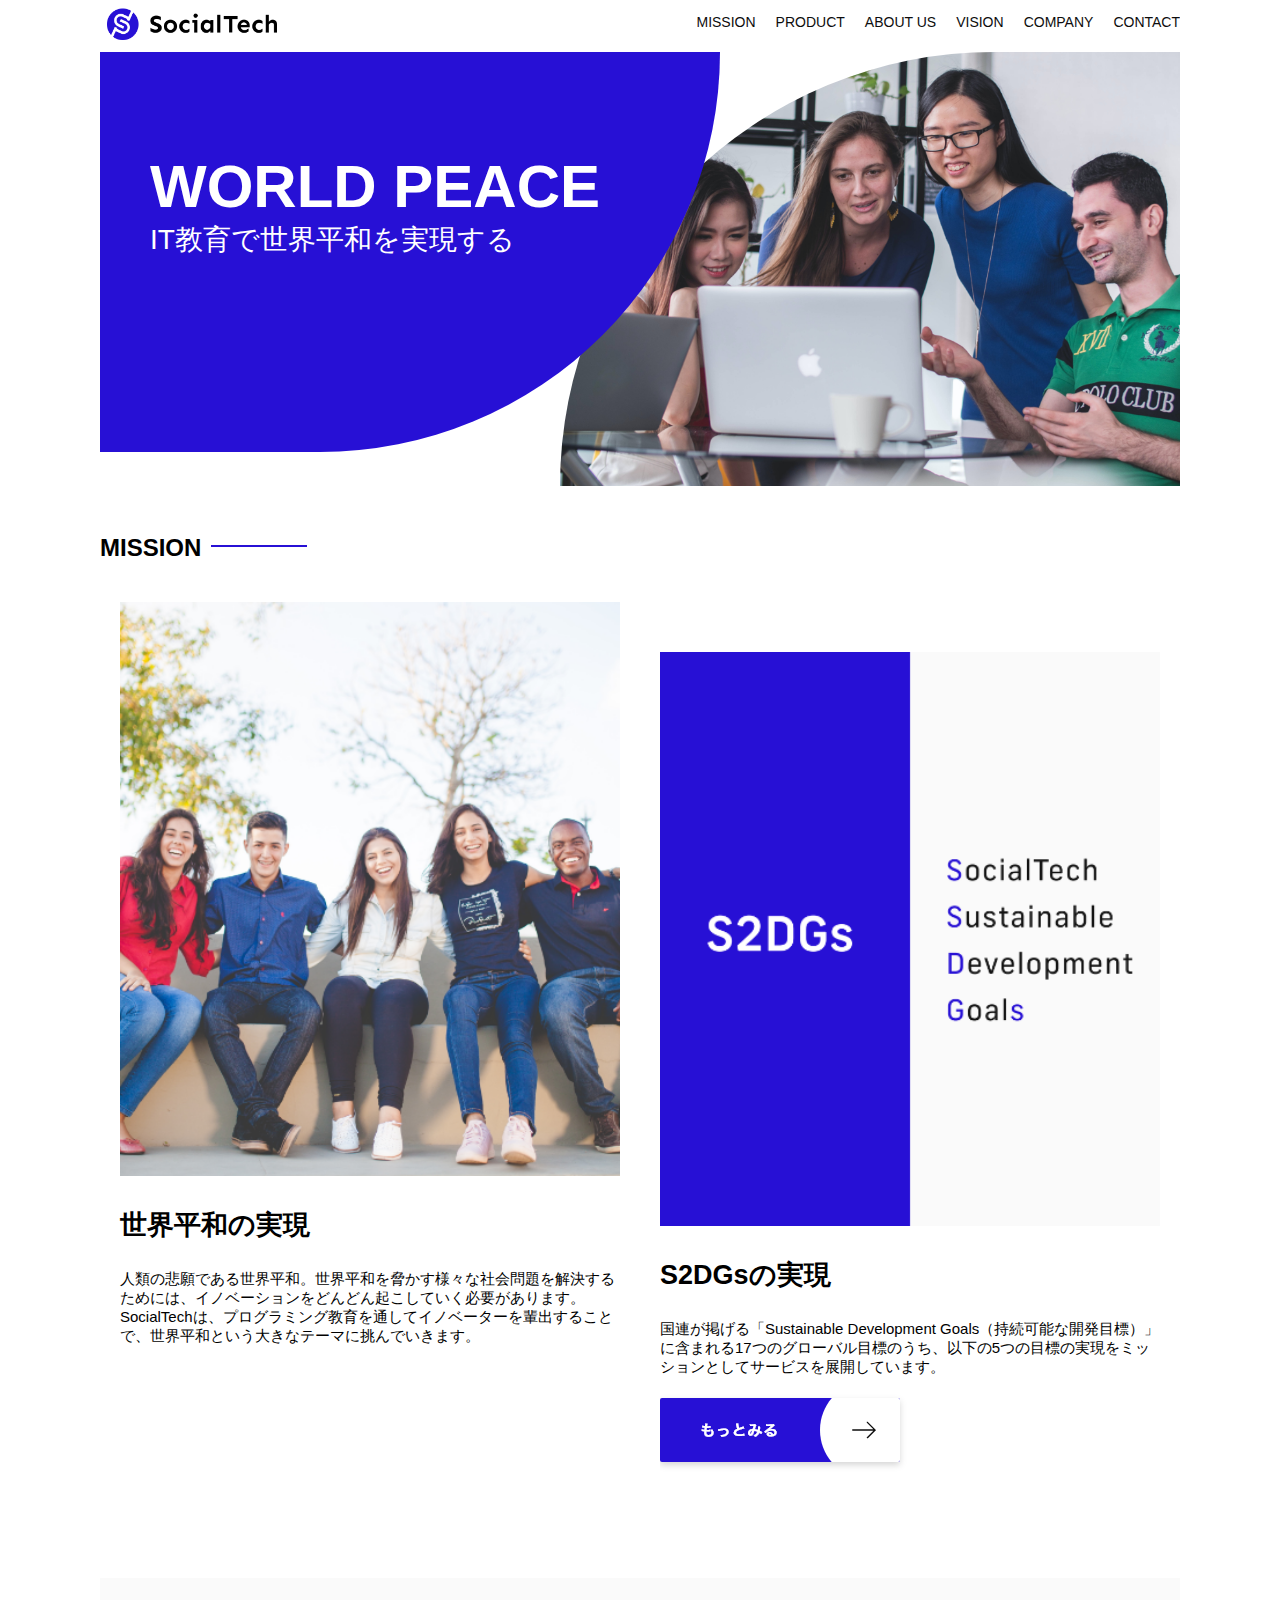
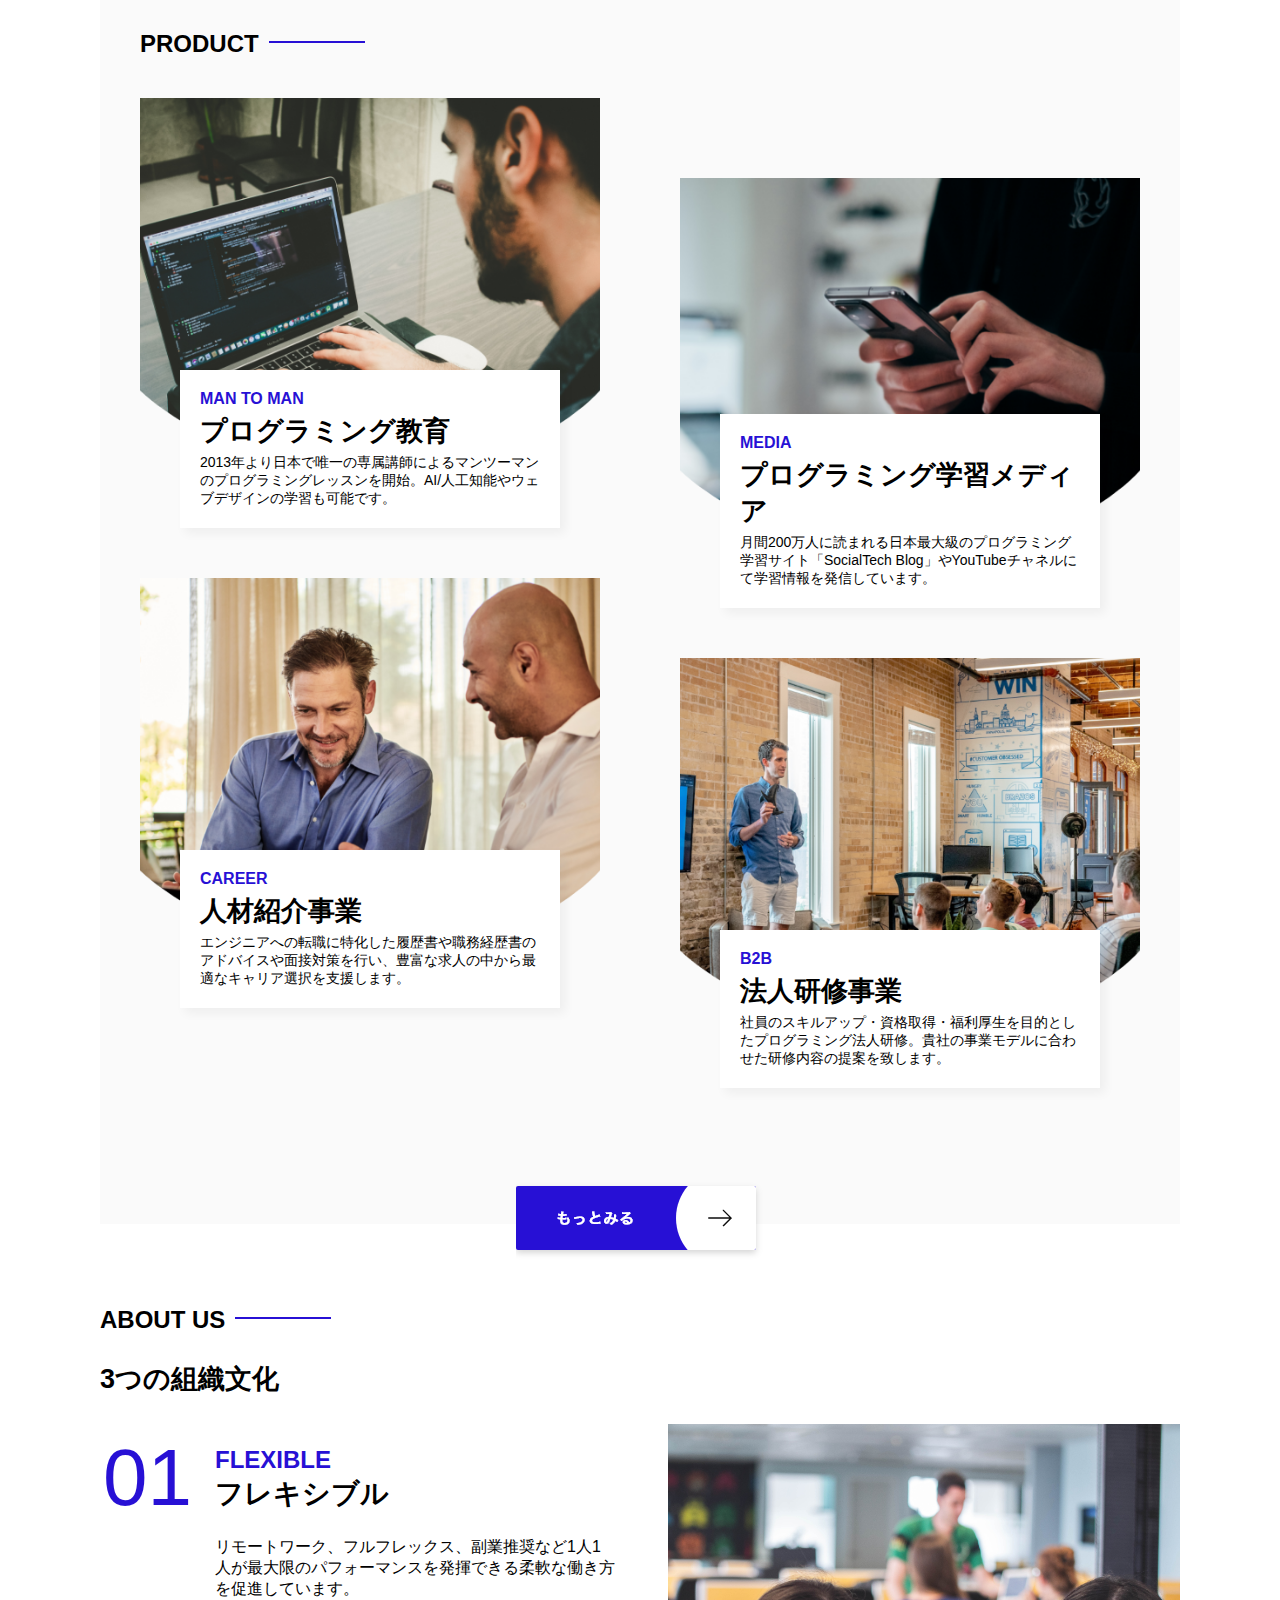
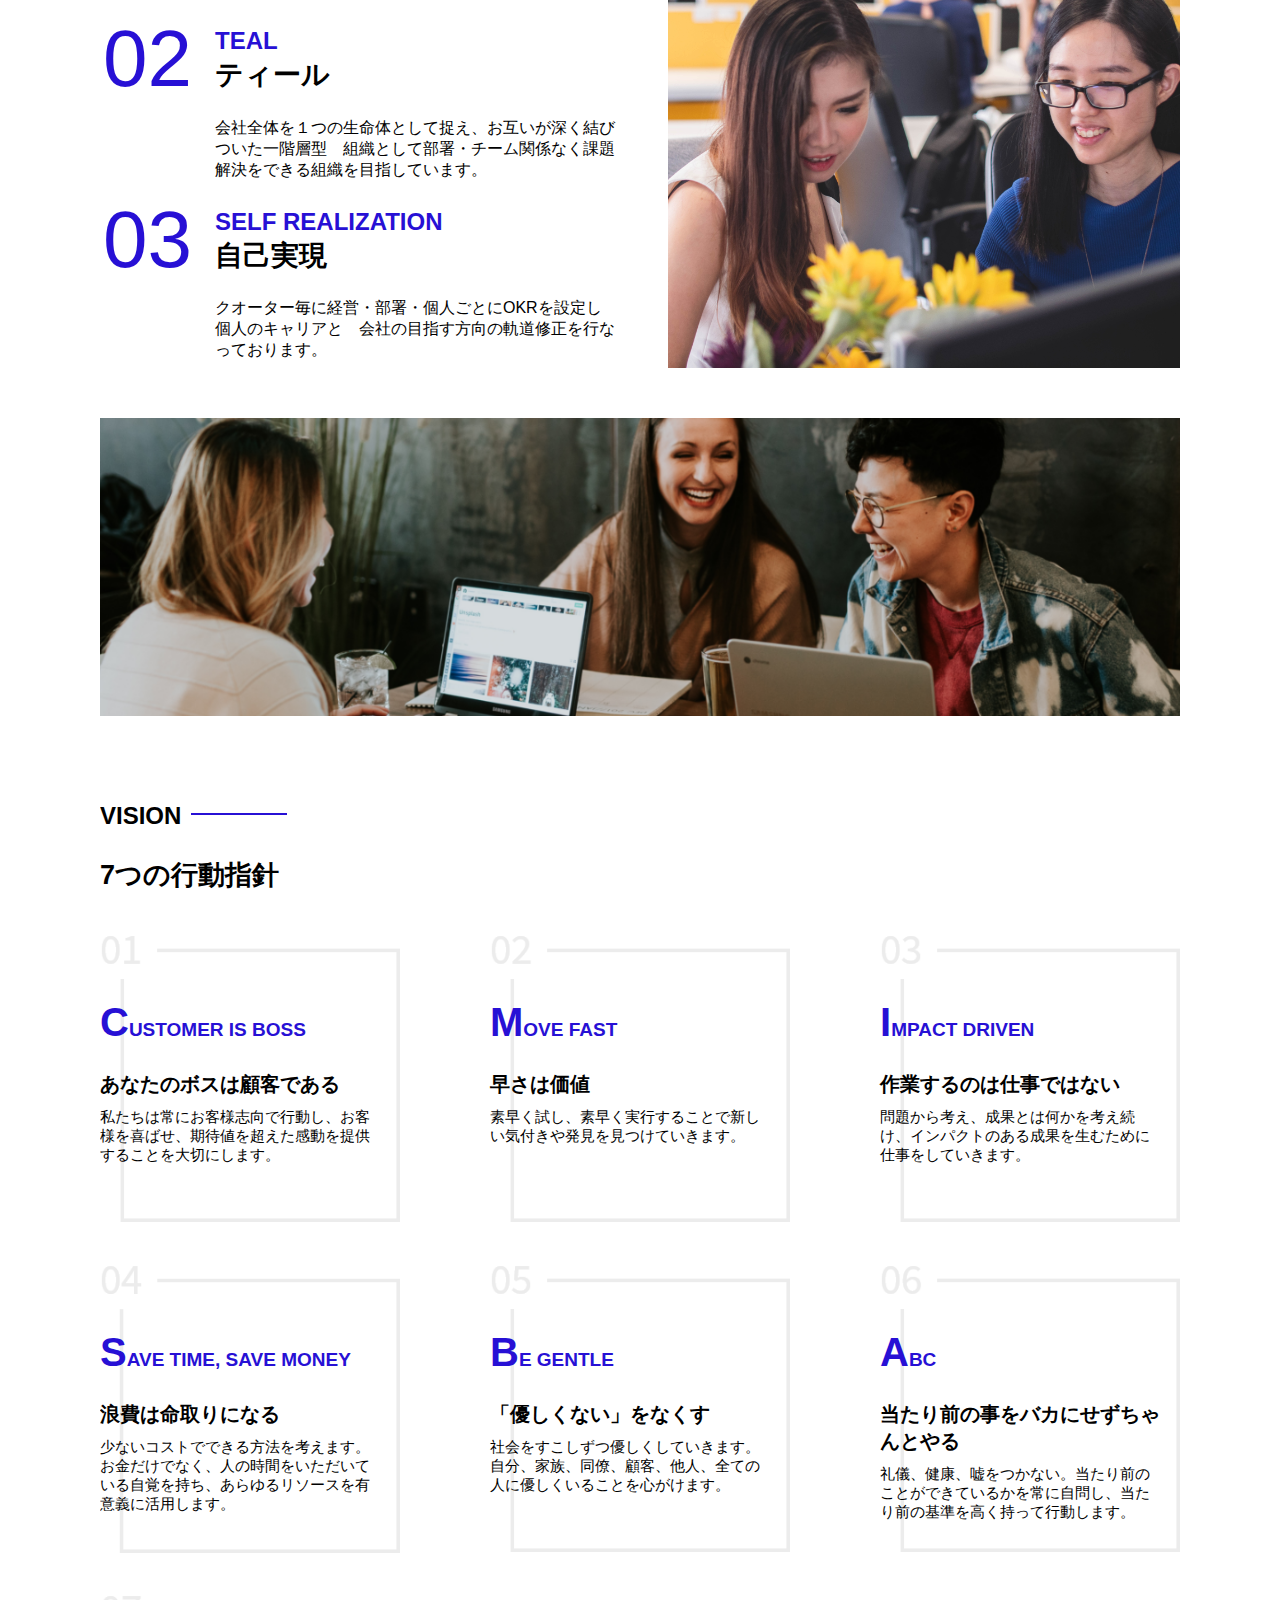
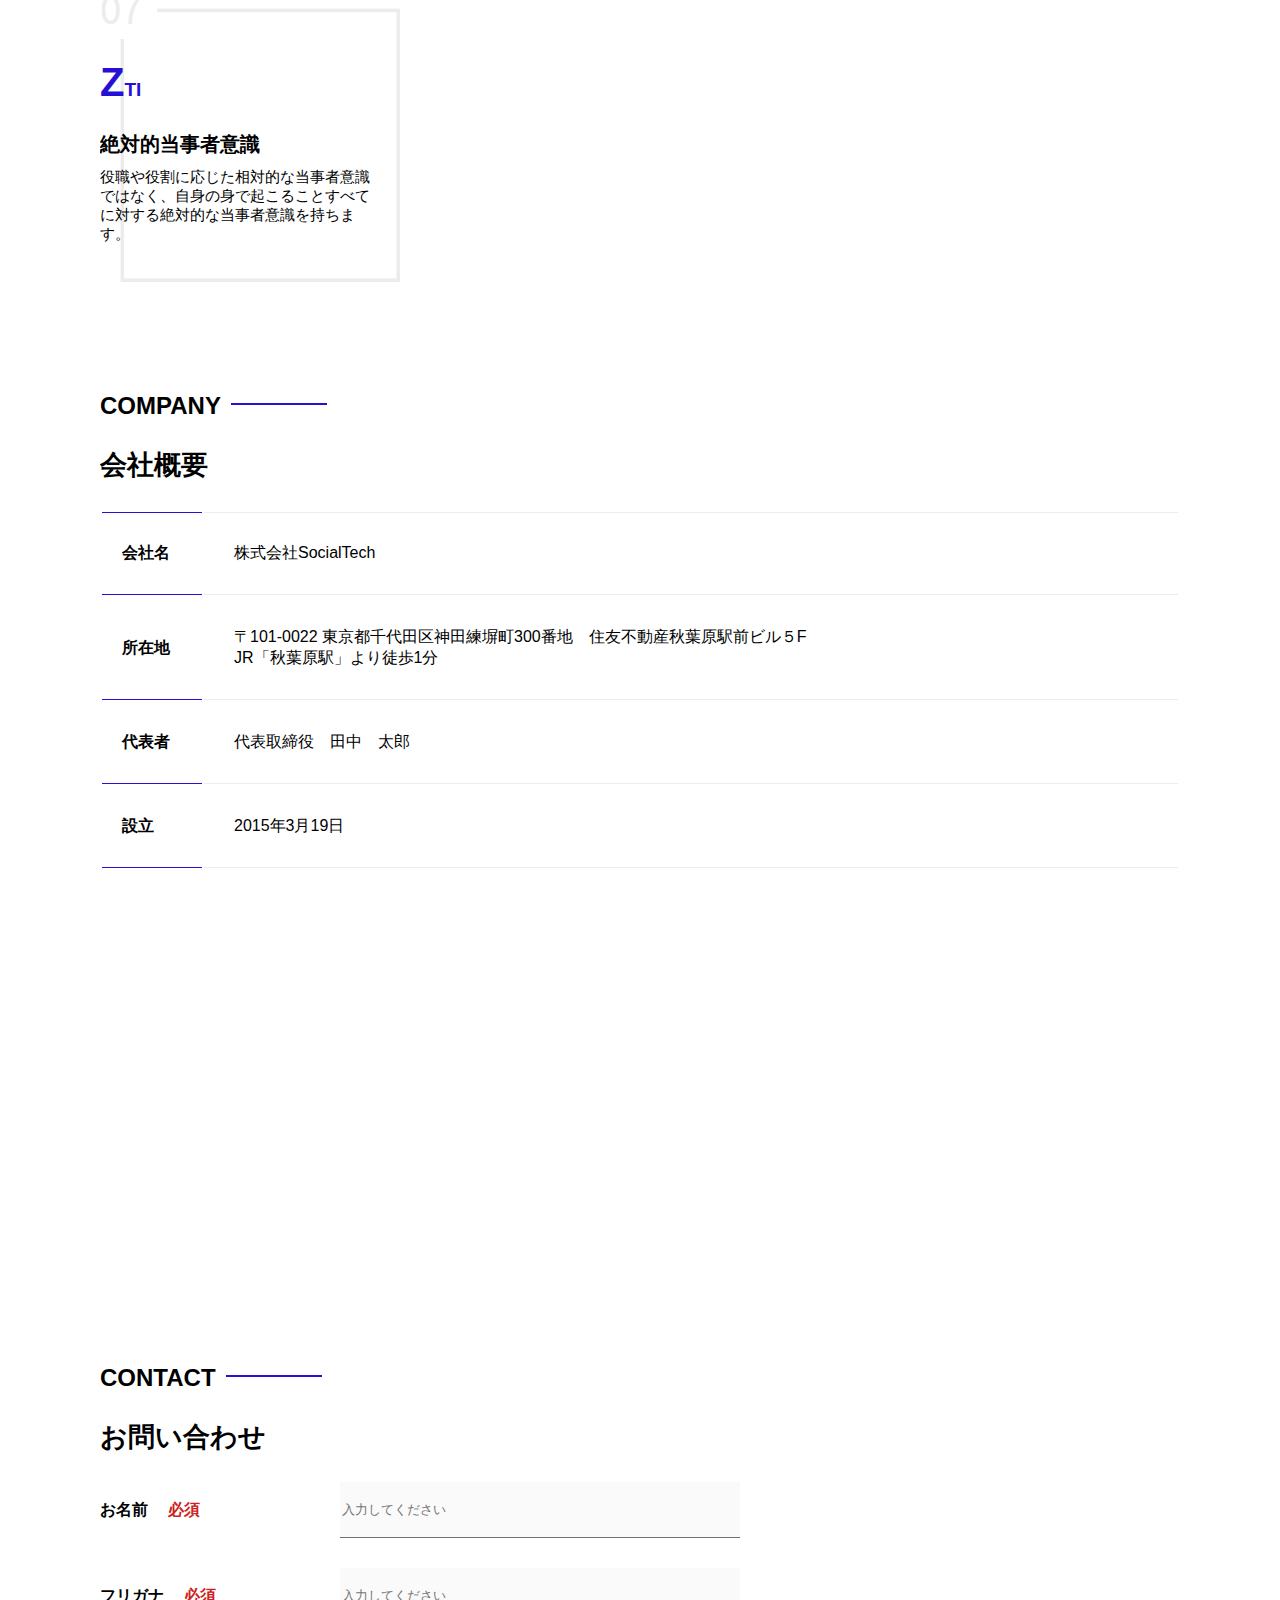
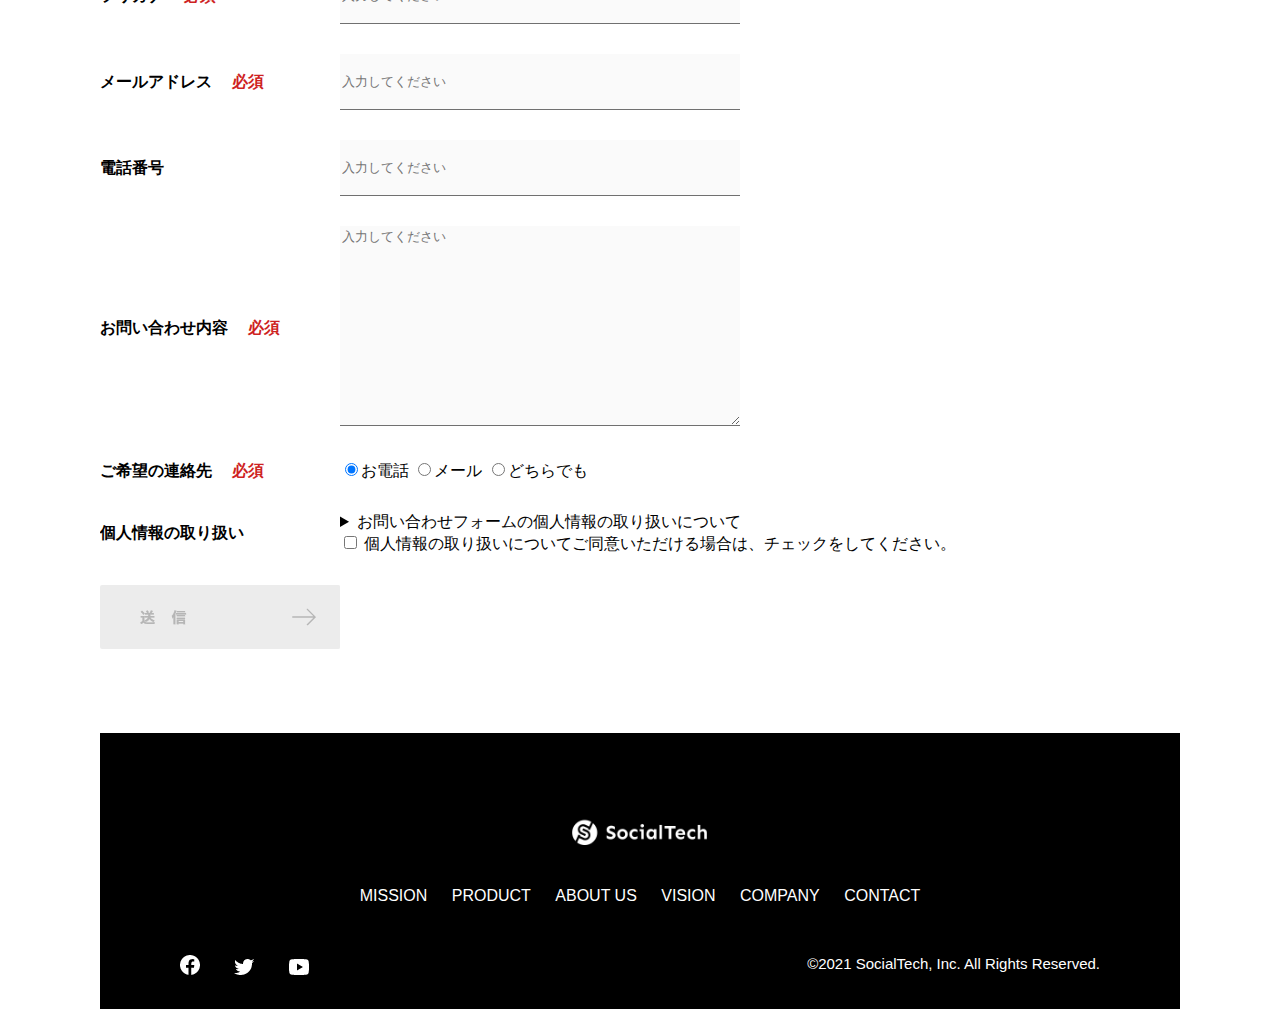
<file: index.html>
<!DOCTYPE html>
<html>
  <head>
    <title>SocialTech</title>
    <meta charset="utf-8">
    <meta name="description" content="SocialTechはEdTech業界のリーデイングカンパニーを目指します。">
    <meta name="viewport" content="width=device-width, initial-scale=1.0">
    <link rel="stylesheet" href="style.css">
  </head>
  <body>
    <header>
      <a href="index.html" id="logo"><img src="images/logo.png" alt="トップページに戻る"></a>
      <!-- PC用ナビゲーション -->
      <nav id="nav-pc">
        <ul>
          <li><a href="mission.html">MISSION</a></li>
          <li><a href="product.html">PRODUCT</a></li>
          <li><a href="index.html#aboutus">ABOUT US</a></li>
          <li><a href="index.html#vision">VISION</a></li>
          <li><a href="index.html#company">COMPANY</a></li>
          <li><a href="index.html#contact">CONTACT</a></li>
        </ul>
      </nav>
      <!-- スマホ用メニューボタン -->
       <button id="menu-sp" onclick="document.getElementById('nav-sp').style.display = 'block'">
        <img src="images/button-menu.png" alt="ナビゲーションを開く">
       </button>
      <!-- スマホ用ナビゲーション -->
       <div id="nav-sp">
        <button id="close" onclick="document.getElementById('nav-sp').style.display = 'none'">
          <img src="images/button-close.png" alt="ナビゲーションを閉じる">
        </button>

        <nav>
          <ul>
            <li>
              <a id="logo-sp" href="index.html" onclick="document.getElementById('nav-sp').style.display = 'none'"><img src="images/logo-sp.png" alt="トップページに戻る"></a>
            </li>
            <li><a class="menu" href="mission.html" onclick="document.getElementById('nav-sp').style.display = 'none'">MISSION</a></li>
            <li><a class="menu" href="product.html" onclick="document.getElementById('nav-sp').style.display = 'none'">PRODUCT</a></li>
            <li><a class="menu" href="index.html#aboutus" onclick="document.getElementById('nav-sp').style.display = 'none'">ABOUT US</a></li>
            <li><a class="menu" href="index.html#vision" onclick="document.getElementById('nav-sp').style.display = 'none'">VISION</a></li>
            <li><a class="menu" href="index.html#company" onclick="document.getElementById('nav-sp').style.display = 'none'">COMPANY</a></li>
            <li><a class="menu" href="index.html#contact" onclick="document.getElementById('nav-sp').style.display = 'none'">CONTACT</a></li>
          </ul>
        </nav>
        <div id="sns">
          <a href="https://www.facebook.com/sejuku2013">
            <img src="images/button-facebook.png" alt="Facebookのリンク">
          </a>
          <a href="https://twitter.com/samuraijuku">
            <img src="images/button-twitter.png" alt="Twitterのリンク">
          </a>
          <a href="https://www.youtube.com/channel/UCCFOQO5aDK0xXam4cUQXT8g">
            <img src="images/button-youtube.png" alt="YouTubeのリンク">
          </a>
        </div>
       </div>
    </header>
    <main>
      <article>
        <!-- メインビジュアル -->
        <section id="main-visual">
          <div id="main-message">
            <h1>WORLD PEACE</h1>
            <p>IT教育で世界平和を実現する</p>
          </div>
          <img src="images/index/index-main.png" alt="PCの周りに集まる多国籍の仲間たち">
        </section>
        <!-- MISSION -->
        <section id="mission">
          <h2 class="index-h2">MISSION</h2>
          <div id="mission-flex">
            <div>
              <img id="mission-photo" src="images/index/index-mission.png" alt="屋外のベンチで写真を撮影する多国籍の仲間たち">
              <h3>世界平和の実現</h3>
              <p>
                人類の悲願である世界平和。世界平和を脅かす様々な社会問題を解決するためには、イノベーションをどんどん起こしていく必要があります。SocialTechは、プログラミング教育を通してイノベーターを輩出することで、世界平和という大きなテーマに挑んでいきます。
              </p>
            </div>
            <div>
              <img id="s2dgs" src="images/index/s2dgs.png" alt="S2DGs">
              <h3>S2DGsの実現</h3>
              <p>国連が掲げる「Sustainable Development Goals（持続可能な開発目標）」に含まれる17つのグローバル目標のうち、以下の5つの目標の実現をミッションとしてサービスを展開しています。</p>
              <a href="mission.html">
                <img src="images/button-more.png" alt="もっとみる">
              </a>
            </div>
          </div>
        </section>
        <!-- PRODUCT -->
        <section id="product">
          <h2 class="index-h2">PRODUCT</h2>
          <div class="product-flex">
            <div id="product-left">
              <div>
                <img class="product-photo" src="images/index/index-mantoman.png" alt="PCでコードを書く男性">
                <div class="product-explain">
                  <span>MAN TO MAN</span>
                  <h3>プログラミング教育</h3>
                  <p>2013年より日本で唯一の専属講師によるマンツーマンのプログラミングレッスンを開始。AI/人工知能やウェブデザインの学習も可能です。</p>
                </div>
              </div>
              <div>
                <img class="product-photo" src="images/index/index-career.png" alt="笑顔で話し合う2人の男性">
                <div class="product-explain">
                  <span>CAREER</span>
                  <h3>人材紹介事業</h3>
                  <p>エンジニアへの転職に特化した履歴書や職務経歴書のアドバイスや面接対策を行い、豊富な求人の中から最適なキャリア選択を支援します。</p>
                </div>
              </div>
            </div>
            <div id="product-right">
              <div>
                <img class="product-photo" src="images/index/index-media.png" alt="スマートフォンを操作する人">
                <div class="product-explain">
                  <span>MEDIA</span>
                  <h3>プログラミング学習メディア</h3>
                  <p>月間200万人に読まれる日本最大級のプログラミング学習サイト「SocialTech Blog」やYouTubeチャネルにて学習情報を発信しています。</p>
                </div>
              </div>
              <div>
                <img class="product-photo" src="images/index/index-b2b.png" alt="講演中の男性とそれを聴く人々">
                <div class="product-explain">
                  <span>B2B</span>
                  <h3>法人研修事業</h3>
                  <p>社員のスキルアップ・資格取得・福利厚生を目的としたプログラミング法人研修。貴社の事業モデルに合わせた研修内容の提案を致します。</p>
                </div>
              </div>
            </div>
          </div>
          <div id="product-more">
            <a href="product.html">
              <img src="images/button-more.png" alt="もっとみる">
            </a>
          </div>
        </section>
        <!-- ABOUT US -->
        <section id="aboutus">
          <h2 class="index-h2">ABOUT US</h2>
          <h3>3つの組織文化</h3>
          <div>
            <table class="culture-table">
              <tr>
                <td class="culture-num">01</td>
                <th><span class="culture-en">FLEXIBLE</span><br>フレキシブル</th>
              </tr>
              <tr>
                <td>
                  <!-- 空のセル -->
                </td>
                <td class="culture-description">リモートワーク、フルフレックス、副業推奨など1人1人が最大限のパフォーマンスを発揮できる柔軟な働き方を促進しています。</td>
              </tr>
              <tr>
                <td class="culture-num">02</td>
                <th><span class="culture-en">TEAL</span><br>ティール</th>
              </tr>
              <tr>
                <td>
                  <!-- 空のセル -->
                </td>
                <td class="culture-description">会社全体を１つの生命体として捉え、お互いが深く結びついた一階層型　組織として部署・チーム関係なく課題解決をできる組織を目指しています。</td>
              </tr>
              <tr>
                <td class="culture-num">03</td>
                <th><span class="culture-en">SELF REALIZATION</span><br>自己実現</th>
              </tr>
              <tr>
                <td>
                  <!-- 空のセル -->
                </td>
                <td class="culture-description">クオーター毎に経営・部署・個人ごとにOKRを設定し個人のキャリアと　会社の目指す方向の軌道修正を行なっております。</td>
              </tr>
            </table>
            <img class="culture-img" src="images/index/index-aboutus1.png" alt="笑顔で話し合う2人の女性">
          </div>
          <img class="culture-img2" src="images/index/index-aboutus2.png" alt="笑顔で話し合う3人の男女">
        </section>
        <!-- VISION -->
         <section id="vision">
          <h2 class="index-h2">VISION</h2>
          <h3>7つの行動指針</h3>
          <div>
            <div class="vision-box">
              <img src="images/index/vision-01.png" alt="01">
              <div>
                <h4>CUSTOMER IS BOSS</h4>
                <h5>あなたのボスは顧客である</h5>
                <p>私たちは常にお客様志向で行動し、お客様を喜ばせ、期待値を超えた感動を提供することを大切にします。</p>
              </div>
            </div>
            <div class="vision-box">
              <img src="images/index/vision-02.png" alt="02">
              <div>
                <h4>MOVE FAST</h4>
                <h5>早さは価値</h5>
                <p>素早く試し、素早く実行することで新しい気付きや発見を見つけていきます。</p>
              </div>
            </div>
            <div class="vision-box">
              <img src="images/index/vision-03.png" alt="03">
              <div>
                <h4>IMPACT DRIVEN</h4>
                <h5>作業するのは仕事ではない</h5>
                <p>問題から考え、成果とは何かを考え続け、インパクトのある成果を生むために仕事をしていきます。</p>
              </div>
            </div>
            <div class="vision-box">
              <img src="images/index/vision-04.png" alt="04">
              <div>
                <h4>SAVE TIME, SAVE MONEY</h4>
                <h5>浪費は命取りになる</h5>
                <p>少ないコストでできる方法を考えます。お金だけでなく、人の時間をいただいている自覚を持ち、あらゆるリソースを有意義に活用します。</p>
              </div>
            </div>
            <div class="vision-box">
              <img src="images/index/vision-05.png" alt="05">
              <div>
                <h4>BE GENTLE</h4>
                <h5>「優しくない」をなくす</h5>
                <p>社会をすこしずつ優しくしていきます。自分、家族、同僚、顧客、他人、全ての人に優しくいることを心がけます。</p>
              </div>
            </div>
            <div class="vision-box">
              <img src="images/index/vision-06.png" alt="06">
              <div>
                <h4>ABC</h4>
                <h5>当たり前の事をバカにせずちゃんとやる</h5>
                <p>礼儀、健康、嘘をつかない。当たり前のことができているかを常に自問し、当たり前の基準を高く持って行動します。</p>
              </div>
            </div>
            <div class="vision-box">
              <img src="images/index/vision-07.png" alt="07">
              <div>
                <h4>ZTI</h4>
                <h5>絶対的当事者意識</h5>
                <p>役職や役割に応じた相対的な当事者意識ではなく、自身の身で起こることすべてに対する絶対的な当事者意識を持ちます。</p>
              </div>
            </div>
          </div>
         </section>
         <!-- COMPANY -->
         <section id="company">
          <h2 class="index-h2">COMPANY</h2>
          <h3>会社概要</h3>
            <table id="company-table">
              <tr>
                <th class="tableheader tableheader-first">会社名</th>
                <td class="cell cell-first">株式会社SocialTech</td>
              </tr>
              <tr>
                <th class="tableheader">所在地</th>
                <td class="cell">〒101-0022 東京都千代田区神田練塀町300番地　住友不動産秋葉原駅前ビル５F<br>JR「秋葉原駅」より徒歩1分</td>
              </tr>
              <tr>
                <th class="tableheader">代表者</th>
                <td class="cell">代表取締役　田中　太郎</td>
              </tr>
              <tr>
                <th class="tableheader">設立</th>
                <td class="cell">2015年3月19日</td>
              </tr>
            </table>
    <iframe
    src="https://www.google.com/maps/embed?pb=!1m18!1m12!1m3!1d3240.068855133681!2d139.77207767578852!3d35.69992317258122!2m3!1f0!2f0!3f0!3m2!1i1024!2i768!4f13.1!3m3!1m2!1s0x60188fee13660e23%3A0x77137876edf742ac!2z5L2P5Y-L5LiN5YuV55Sj56eL6JGJ5Y6f6aeF5YmN44OT44Or!5e0!3m2!1sen!2sjp!4v1736257647820!5m2!1sen!2sjp" width="600" height="450"
    style="border:0;" allowfullscreen="" loading="lazy" referrerpolicy="no-referrer-when-downgrade">
    </iframe>
         </section>
         <!-- フォーム -->
          <section id="contact">
            <h2 class="index-h2">CONTACT</h2>
            <h3>お問い合わせ</h3>
            <form>
              <div>
                <div class="contact-heading">
                  <label class="contact-label">お名前<span class="contact-span">必須</span></label>
                </div>
                <div>
                  <input type="text" name="name" placeholder="入力してください" class="contact-textbox">
                </div>
              </div>
              <!-- ふりがな -->
              <div>
                <div class="contact-heading">
                  <label class="contact-label">フリガナ<span class="contact-span">必須</span></label>
                </div>
                <div>
                  <input type="text" name="hurigana" placeholder="入力してください" class="contact-textbox">
                </div>
              </div>
              <!-- mailaddress -->
              <div>
                <div class="contact-heading">
                  <label class="contact-label">メールアドレス<span class="contact-span">必須</span></label>
                </div>
                <div>
                  <input type="text" name="email" placeholder="入力してください" class="contact-textbox">
                </div>
              </div>
              <!-- number -->
              <div>
                <div class="contact-heading">
                  <label class="contact-label">電話番号</label>
                </div>
                <div>
                  <input type="text" name="tel" placeholder="入力してください" class="contact-textbox">
                </div>
              </div>
              <!-- textarea -->
              <div>
                <div class="contact-heading">
                  <label class="contact-label">お問い合わせ内容<span class="contact-span">必須</span></label>
                </div>
                <div>
                  <textarea class="contact-textarea" placeholder="入力してください" name="message"></textarea>
                </div>
              </div>
              <div>
                <div class="contact-heading">
                  <label class="contact-label">ご希望の連絡先<span class="contact-span">必須</span></label>
                </div>
                <div>
                  <input class="radiobutton" type="radio" value="tel" name="contact" checked><label>お電話</label>
                  <input class="radiobutton" type="radio" value="mail" name="contact"><label>メール</label>
                  <input class="radiobutton" type="radio" value="both" name="contact"><label>どちらでも</label>
                </div>
              </div>
              <div>
                <div class="contact-heading">
                  <label class="contact-label">個人情報の取り扱い</label>
                </div>
                <div>
                  <details>
                    <summary>お問い合わせフォームの個人情報の取り扱いについて</summary>
                    <div>
                      <dl>
                        <dt>１．組織の名称又は氏名</dt>
                        <dd>株式会社SocialTech</dd>
                        <dt>２．個人情報保護管理者（若しくはその代理人）の氏名又は職名、所属及び連絡先</dt>
                        <dd>
                          <p>鈴木 一郎 コーポレート部</p>
                          <p>メールアドレス：samurai@example.com</p>
                          <p>TEL：03-1234-5678</p>
                        </dd>
                        <dt>３．個人情報の利用目的</dt>
                        <dd>
                          <ul>
                            <li>本サービス及び本サービスに関連する情報の提供又はそれらに関する連絡のため</li>
                            <li>ユーザーの本人確認のため</li>
                            <li>当社サービスのご案内のため</li>
                            <li>当社の商品等の広告または宣伝（電子メールによるものを含むものとします。）</li>
                          </ul>
                        </dd>
                        <dt>４．個人情報の取り扱い業務の委託</dt>
                        <dd>個人情報の取扱業務の全部または一部を外部に業務委託する場合があります。その際、弊社は、個人情報を適切に保護できる管理体制を敷き実行していることを条件として委託先を厳選したうえで、機密保持契約を委託先と締結し、お客様の個人情報を厳密に管理させます。</dd>
                        <dt>５．個人情報の開示等の請求</dt>
                        <dd>
                          お客様は、弊社に対してご自身の個人情報の開示等（利用目的の通知、開示、内容の訂正・追加・削除、利用の停止または消去、第三者への提供の停止）に関して、当社問合わせ窓口に申し出ることができます。<br>
                          その際、弊社はお客様ご本人を確認させていただいたうえで、合理的な期間内に対応いたします。<br>
                          なお、個人情報に関する弊社問合わせ先は、次の通りです。
                        </dd>
                        <dd>
                          <p>株式会社SocialTech　個人情報問合せ窓口</p>
                          <p>〒150-0043　東京都千代田区神田練塀町300番地 住友不動産秋葉原駅前ビル5F</p>
                          <p>メールアドレス：samurai@example.com　TEL：03-1234-5678</p>
                        </dd>

                        <dt>６．個人情報を提供されることの任意性について</dt>
                        <dd>お客様がご自身の個人情報を弊社に提供されるか否かは、お客様のご判断によりますが、もしご提供されない場合には、適切なサービスが提供できない場合がありますので予めご了承ください。</dd>
                      </dl>
                    </div>
                  </details>
                  <input type="checkbox" name="agree">
                  <span>個人情報の取り扱いについてご同意いただける場合は、チェックをしてください。</span>
                </div>
              </div>
              <input type="image" src="images/button-submit.png" alt="送信する">
            </form>
          </section>
      </article>
    </main>

    <!-- footer -->
    <footer>
      <div id="footer-logo">
        <img src="images/logo-sp.png" alt="SocialTech">
      </div>
      <div id="footer-link">
        <a href="mission.html">MISSION</a>
        <a href="product.html">PRODUCT</a>
        <a href="index.html#aboutus">ABOUT US</a>
        <a href="index.html#vision">VISION</a>
        <a href="index.html#company">COMPANY</a>
        <a href="index.html#contact">CONTACT</a>
      </div>
      <div id="sns-footer">
        <div class="sns-btns">
          <a href="https://www.facebook.com/sejuku2013"><img src="images/button-facebook.png" alt="Facebookのリンク"></a>
          <a href="https://twitter.com/samuraijuku"><img src="images/button-twitter.png" alt="Twitterのリンク"></a>
          <a href="https://www.youtube.com/channel/UCCFOQO5aDK0xXam4cUQXT8g"><img src="images/button-youtube.png" alt="YouTubeのリンク"></a>
        </div>
        <p id="copyright">&copy;2021 SocialTech, Inc. All Rights Reserved.</p>
      </div>
    </footer>
  </body>
</html>
</file>
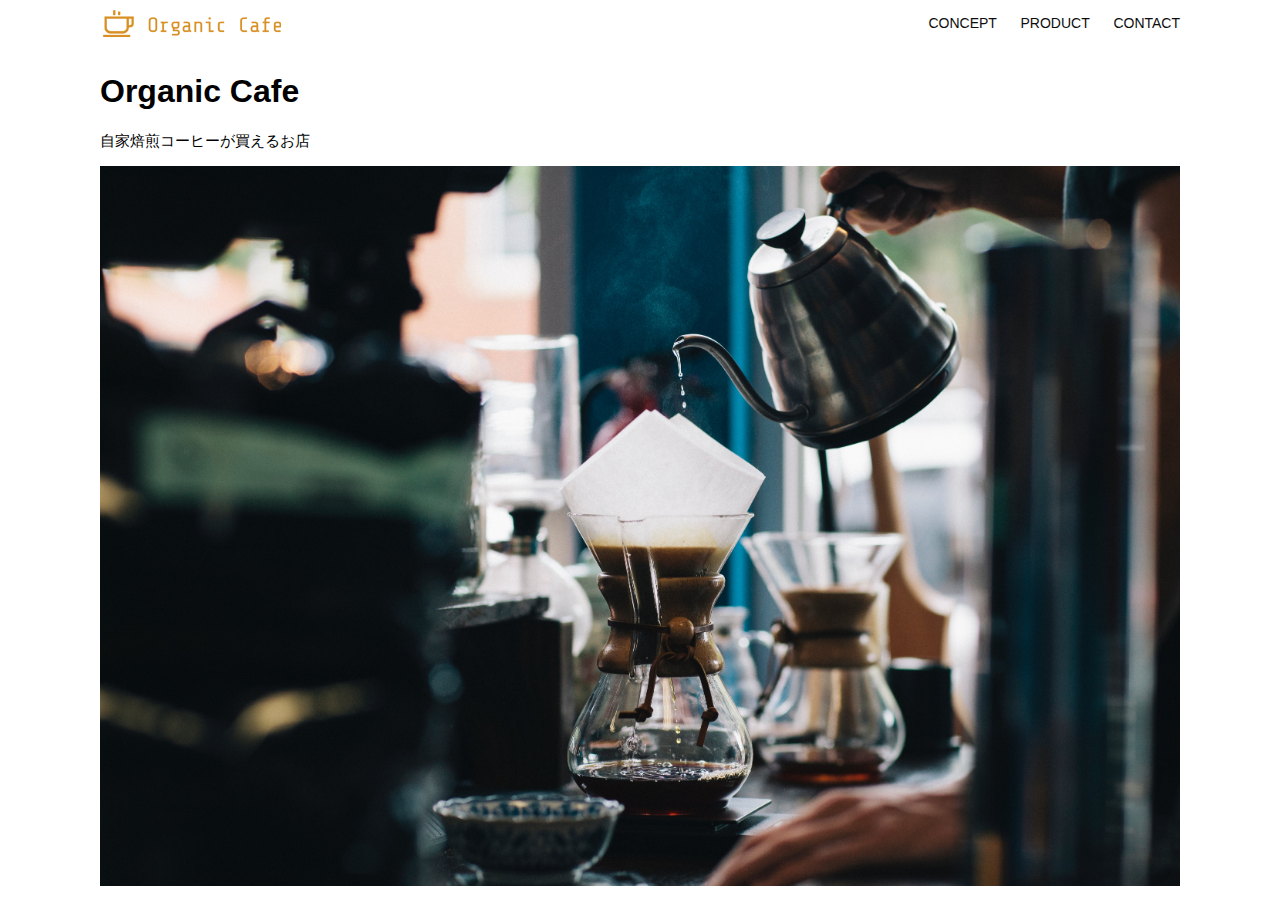
<file: kadai_013/index.html>
<!DOCTYPE html>
<html>
  <head>
    <title>Organic Cafe</title>
    <meta charset="UTF-8" />
    <meta name="description" content="自家焙煎のコーヒーがお家で楽しめるOrganic Cafe"/>
    <meta name="viewport" content="width=device-width, initial-scale=1.0" />
    <link rel="stylesheet" href="style.css" />
  </head>
  <body>
    <!-- ヘッダー -->
    <header>
      <!-- ロゴ -->
      <a href="index.html" id="logo"><img src="images/logo.png" alt="トップページに戻る"/></a>

      <!-- PC用ナビゲーション -->
      <nav id="nav-pc">
        <a href="index.html#concept">CONCEPT</a>
        <a href="index.html#product">PRODUCT</a>
        <a href="index.html#contact">CONTACT</a>
      </nav>
      <!-- スマホ用メニューボタン -->
      <img id="menu-sp" src="images/button-menu.png" alt="ナビゲーションを開く" onclick="document.getElementById('nav-sp').style.display = 'block';">
      <!-- スマホ用ナビゲーション -->
       <nav id="nav-sp">
        <ul>
          <li>
            <img id="close" src="images/button-close.png" alt="ナビゲーションを閉じる" onclick="document.getElementById('nav-sp').style.display = 'none'">
          </li>
            <li>
              <a id="logo-sp" href="index.html"onclick="document.getElementById('nav-sp').style.display = 'none'">
                <img src="images/logo-sp.png" alt="トップページに戻る">
              </a>
            </li>
            <li><a class="menu" href="index.html#concept" onclick="document.getElementById('nav-sp').style.display = 'none'">CONCEPT</a></li>
            <li><a class="menu" href="index.html#product" onclick="document.getElementById('nav-sp').style.display = 'none'">PRODUCT</a></li>
            <li><a class="menu" href="index.html#contact" onclick="document.getElementById('nav-sp').style.display = 'none'">CONTACT</a></li>
          </ul>
        </nav>
    </header>

    <main>
      <article>
        <!-- メインビジュアル -->
        <section id="main-visual">
          <div id="main-message">
            <h1>Organic Cafe</h1>
            <p>自家焙煎コーヒーが買えるお店</p>
          </div>
          <img src="images/main-image.jpg" alt="コーヒーをハンドドリップで淹れる画像"/>
        </section>
      </article>
    </main>
  </body>
</html>
</file>
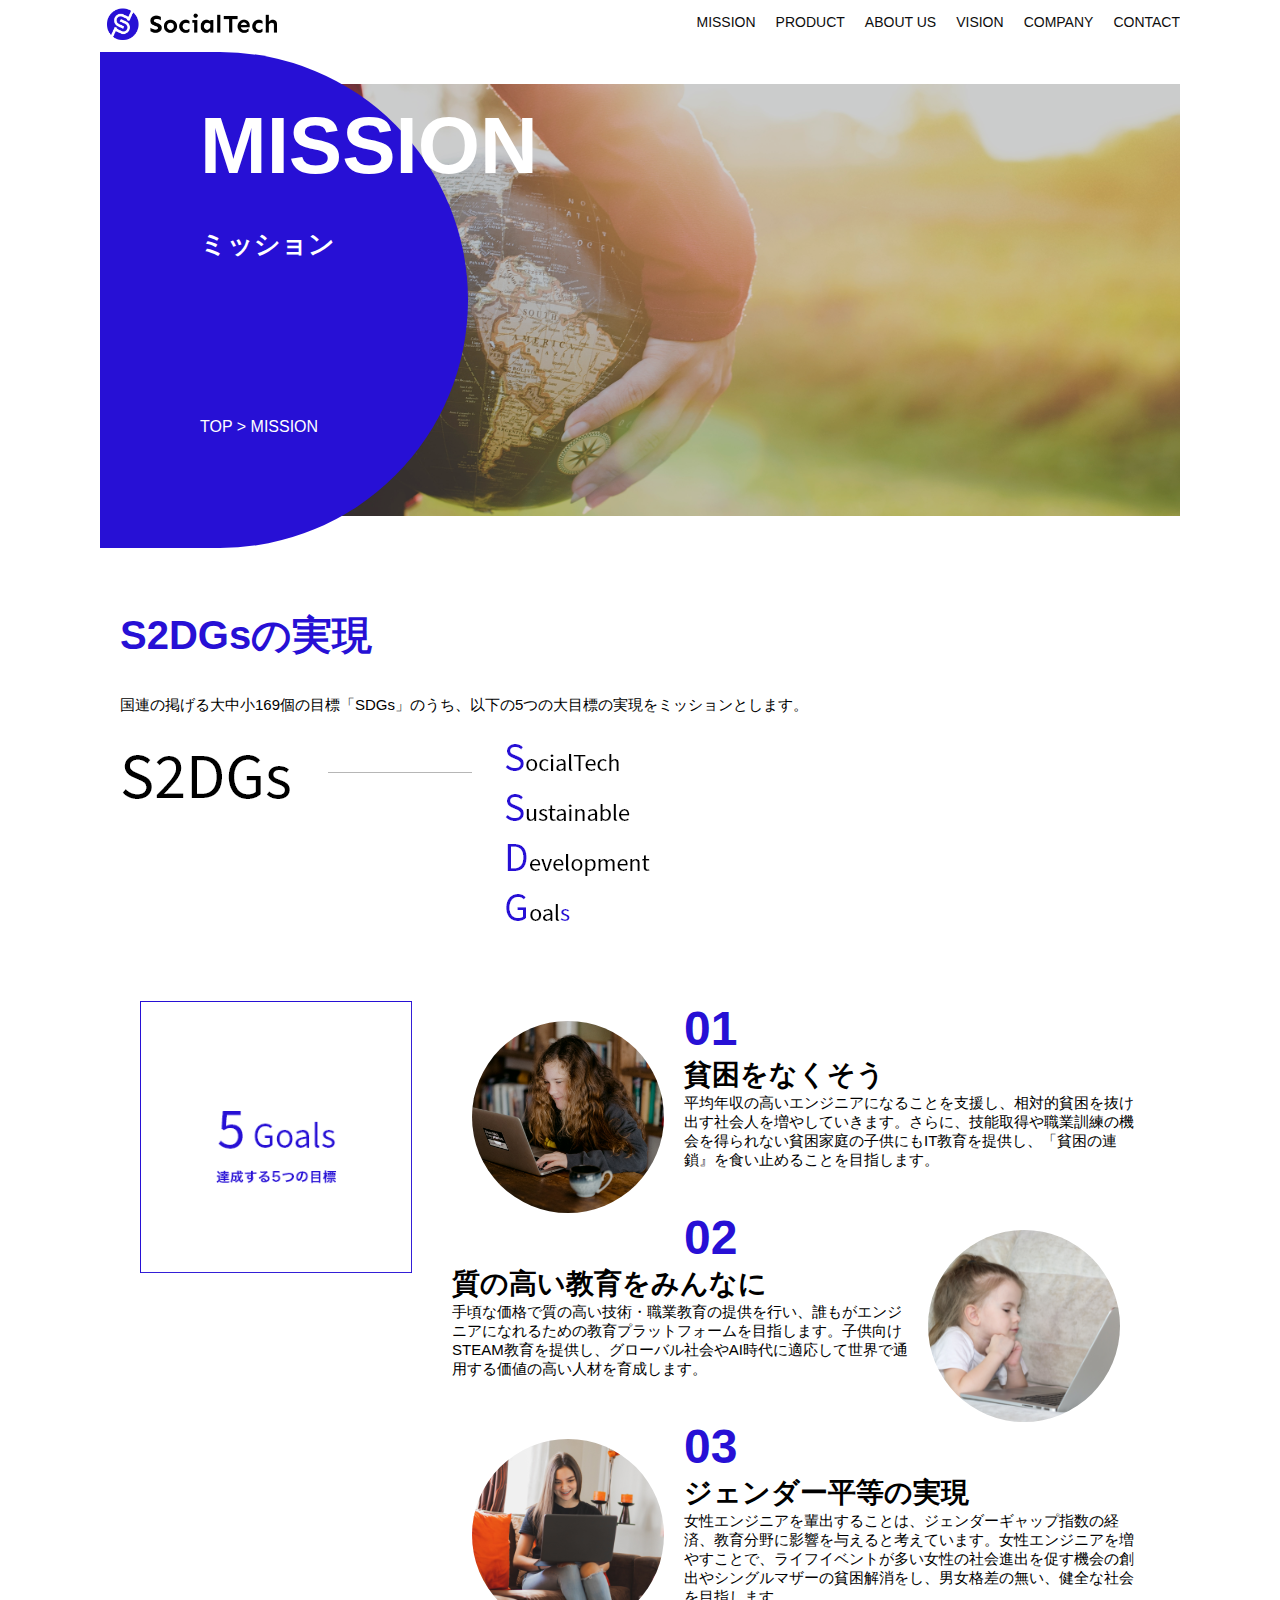
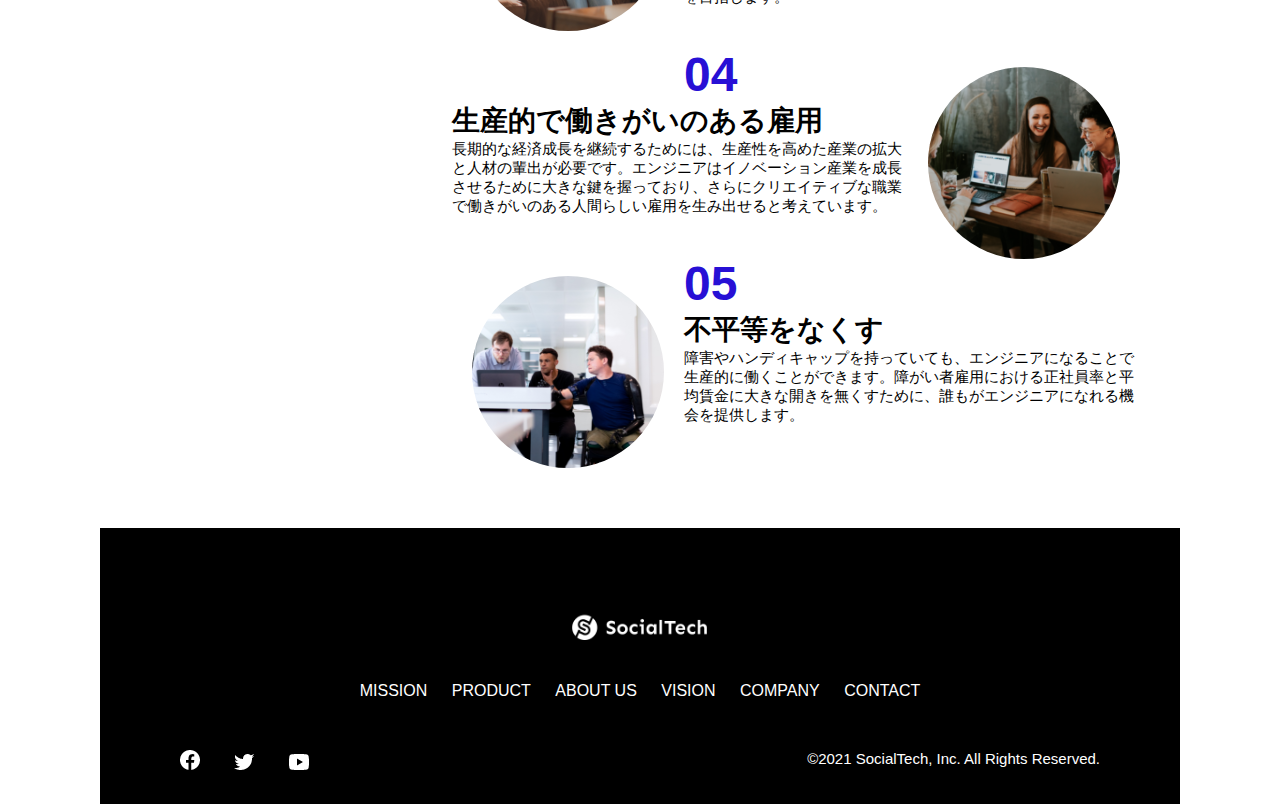
<file: mission.html>
<!DOCTYPE html>
<html>
  <head>
    <title>SocialTech - MISSION ミッション -</title>
    <meta charset="utf-8">
    <meta name="description" content="SocialTechが目指す5つの目標(S2DGs)を紹介します">
    <meta name="viewport" content="width=device-width, initial-scale=1.0">
    <link rel="stylesheet" href="style.css">
  </head>
  <body>
    <header>
      <a href="index.html" id="logo"><img src="images/logo.png" alt="トップページに戻る"></a>
      <!-- PC用ナビゲーション -->
      <nav id="nav-pc">
        <ul>
          <li><a href="mission.html">MISSION</a></li>
          <li><a href="product.html">PRODUCT</a></li>
          <li><a href="index.html#aboutus">ABOUT US</a></li>
          <li><a href="index.html#vision">VISION</a></li>
          <li><a href="index.html#company">COMPANY</a></li>
          <li><a href="index.html#contact">CONTACT</a></li>
        </ul>
      </nav>
      <!-- スマホ用メニューボタン -->
       <button id="menu-sp" onclick="document.getElementById('nav-sp').style.display = 'block'">
        <img src="images/button-menu.png" alt="ナビゲーションを開く">
       </button>
      <!-- スマホ用ナビゲーション -->
       <div id="nav-sp">
        <button id="close" onclick="document.getElementById('nav-sp').style.display = 'none'">
          <img src="images/button-close.png" alt="ナビゲーションを閉じる">
        </button>

        <nav>
          <ul>
            <li>
              <a id="logo-sp" href="index.html" onclick="document.getElementById('nav-sp').style.display = 'none'"><img src="images/logo-sp.png" alt="トップページに戻る"></a>
            </li>
            <li><a class="menu" href="mission.html" onclick="document.getElementById('nav-sp').style.display = 'none'">MISSION</a></li>
            <li><a class="menu" href="product.html" onclick="document.getElementById('nav-sp').style.display = 'none'">PRODUCT</a></li>
            <li><a class="menu" href="index.html#aboutus" onclick="document.getElementById('nav-sp').style.display = 'none'">ABOUT US</a></li>
            <li><a class="menu" href="index.html#vision" onclick="document.getElementById('nav-sp').style.display = 'none'">VISION</a></li>
            <li><a class="menu" href="index.html#company" onclick="document.getElementById('nav-sp').style.display = 'none'">COMPANY</a></li>
            <li><a class="menu" href="index.html#contact" onclick="document.getElementById('nav-sp').style.display = 'none'">CONTACT</a></li>
          </ul>
        </nav>
        <div id="sns">
          <a href="https://www.facebook.com/sejuku2013">
            <img src="images/button-facebook.png" alt="Facebookのリンク">
          </a>
          <a href="https://twitter.com/samuraijuku">
            <img src="images/button-twitter.png" alt="Twitterのリンク">
          </a>
          <a href="https://www.youtube.com/channel/UCCFOQO5aDK0xXam4cUQXT8g">
            <img src="images/button-youtube.png" alt="YouTubeのリンク">
          </a>
        </div>
       </div>
    </header>
    <main>
      <article>
        <section id="mission-main">
          <div class="mission-main-inner">
            <div id="mission-title">
              <h1>MISSION<br><span>ミッション</span></h1>
              <p>TOP > MISSION</p>
            </div>
          </div>
        </section>

        <section id="mission-s2dgs">
          <h2 class="mission-h2">S2DGsの実現</h2>
          <p>国連の掲げる大中小169個の目標「SDGs」のうち、以下の5つの大目標の実現をミッションとします。</p>
          <img src="images/mission/mission-s2dgs.png" alt="S2DGs">
        </section>

        <section id="mission-five-goals">
          <div class="five-goals-image">
            <img src="images/mission/mission-5goals.png" alt="5Goals">
          </div>
          <div class="five-goals-read">
            <div>
              <img class="fivegoals-image-left" src="images/mission/mission-5goals01.png" alt="PCを操作する女の子">
              <span class="fivegoals-number">01</span>
              <h3 class="fivegoals-h3">貧困をなくそう</h3>
              <p class="fivegoals-p">平均年収の高いエンジニアになることを支援し、相対的貧困を抜け出す社会人を増やしていきます。さらに、技能取得や職業訓練の機会を得られない貧困家庭の子供にもIT教育を提供し、「貧困の連鎖』を食い止めることを目指します。</p>
            </div>
            <div>
              <img class="fivegoals-image-right" src="images/mission/mission-5goals02.png" alt="PCを見つめる小さい女の子">
              <span class="fivegoals-number">02</span>
              <h3 class="fivegoals-h3">質の高い教育をみんなに</h3>
              <p class="fivegoals-p">手頃な価格で質の高い技術・職業教育の提供を行い、誰もがエンジニアになれるための教育プラットフォームを目指します。子供向けSTEAM教育を提供し、グローバル社会やAI時代に適応して世界で通用する価値の高い人材を育成します。
              </p>
            </div>
            <div>
              <img class="fivegoals-image-left" src="images/mission/mission-5goals03.png" alt="PCを操作する女性">
              <span class="fivegoals-number">03</span>
              <h3 class="fivegoals-h3">ジェンダー平等の実現</h3>
              <p class="fivegoals-p">女性エンジニアを輩出することは、ジェンダーギャップ指数の経済、教育分野に影響を与えると考えています。女性エンジニアを増やすことで、ライフイベントが多い女性の社会進出を促す機会の創出やシングルマザーの貧困解消をし、男女格差の無い、健全な社会を目指します。</p>
            </div>
            <div>
              <img class="fivegoals-image-right" src="images/mission/mission-5goals04.png" alt="笑顔で話し合う3人の男女">
              <span class="fivegoals-number">04</span>
              <h3 class="fivegoals-h3">生産的で働きがいのある雇用</h3>
              <p class="fivegoals-p">長期的な経済成長を継続するためには、生産性を高めた産業の拡大と人材の輩出が必要です。エンジニアはイノベーション産業を成長させるために大きな鍵を握っており、さらにクリエイティブな職業で働きがいのある人間らしい雇用を生み出せると考えています。</p>
            </div>
            <div>
              <img class="fivegoals-image-left" src="images/mission/mission-5goals05.png" alt="障害を持つ男性が生き生きと働く様子">
              <span class="fivegoals-number">05</span>
              <h3 class="fivegoals-h3">不平等をなくす</h3>
              <p class="fivegoals-p">障害やハンディキャップを持っていても、エンジニアになることで生産的に働くことができます。障がい者雇用における正社員率と平均賃金に大きな開きを無くすために、誰もがエンジニアになれる機会を提供します。</p>
            </div>
          </div>
        </section>
      </article>
    </main>

    <!-- footer -->
    <footer>
      <div id="footer-logo">
        <img src="images/logo-sp.png" alt="SocialTech">
      </div>
      <div id="footer-link">
        <a href="mission.html">MISSION</a>
        <a href="product.html">PRODUCT</a>
        <a href="index.html#aboutus">ABOUT US</a>
        <a href="index.html#vision">VISION</a>
        <a href="index.html#company">COMPANY</a>
        <a href="index.html#contact">CONTACT</a>
      </div>
      <div id="sns-footer">
        <div class="sns-btns">
          <a href="https://www.facebook.com/sejuku2013"><img src="images/button-facebook.png" alt="Facebookのリンク"></a>
          <a href="https://twitter.com/samuraijuku"><img src="images/button-twitter.png" alt="Twitterのリンク"></a>
          <a href="https://www.youtube.com/channel/UCCFOQO5aDK0xXam4cUQXT8g"><img src="images/button-youtube.png" alt="YouTubeのリンク"></a>
        </div>
        <p id="copyright">&copy;2021 SocialTech, Inc. All Rights Reserved.</p>
      </div>
    </footer>
  </body>
</html>
</file>
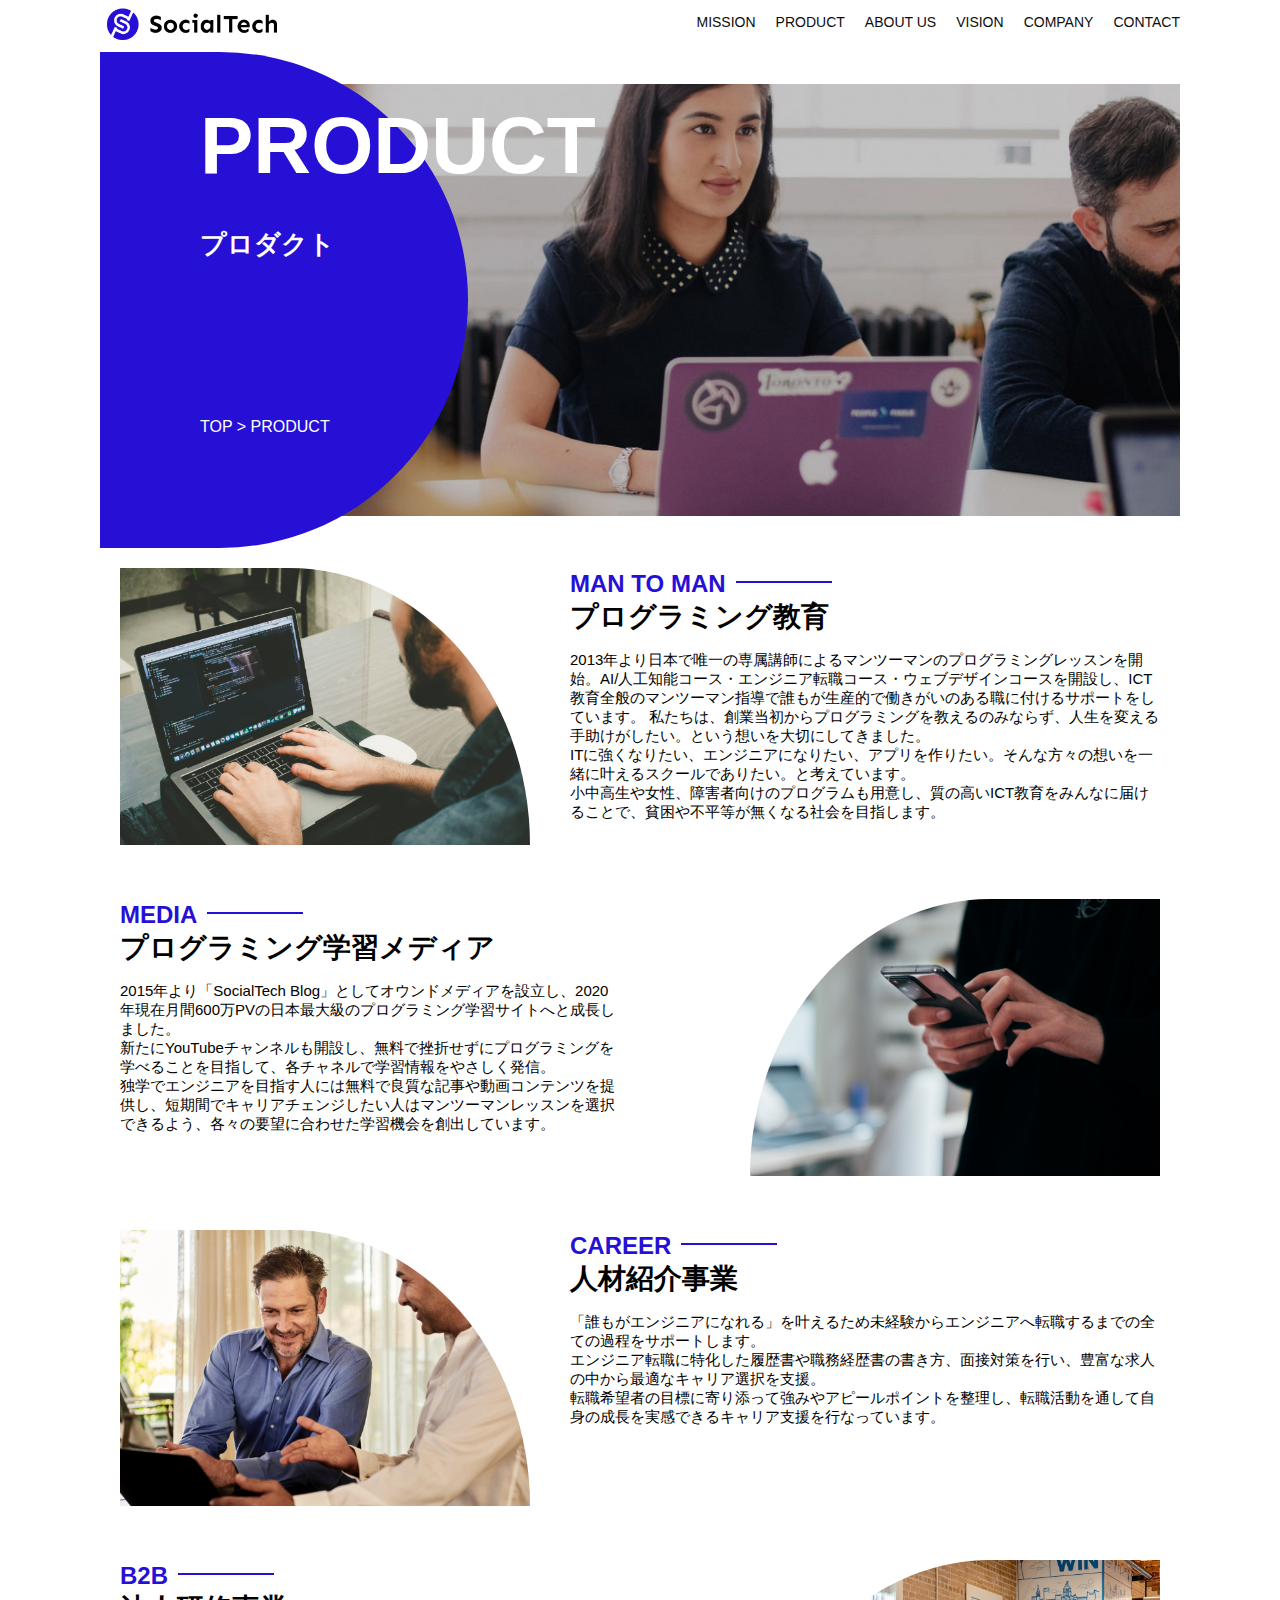
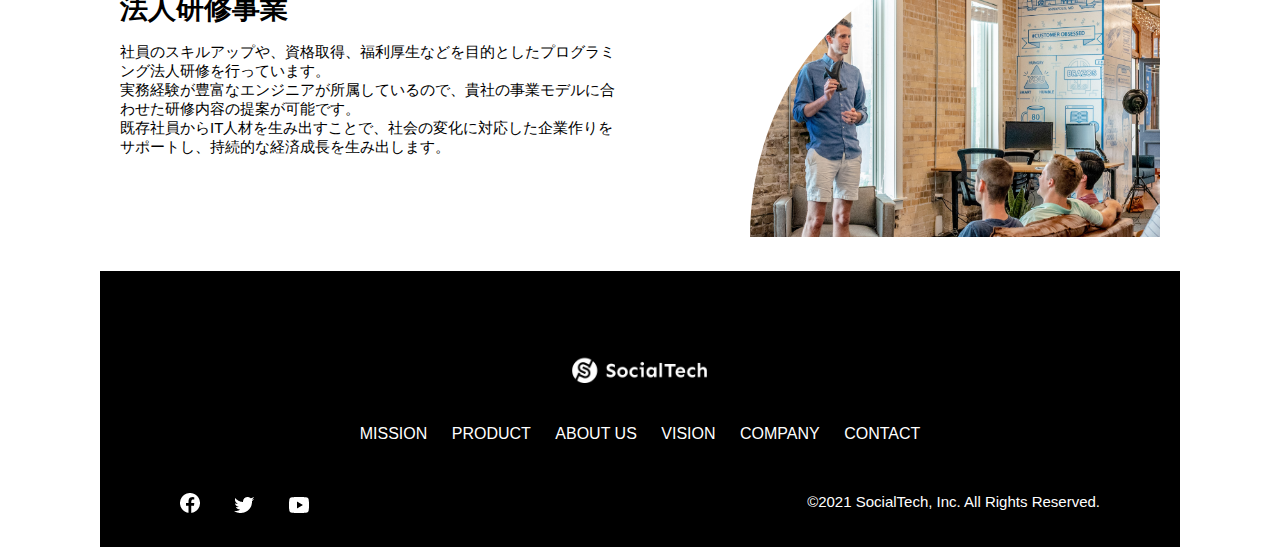
<file: product.html>
<!DOCTYPE html>
<html>
  <head>
    <title>SocialTech - PRODUCT プロダクト -</title>
    <meta charset="utf-8">
    <meta name="description" content="SocialTechの4つのプロダクトを紹介します。">
    <meta name="viewport" content="width=device-width, initial-scale=1.0">
    <link rel="stylesheet" href="style.css">
  </head>
  <body>
    <header>
      <a href="index.html" id="logo"><img src="images/logo.png" alt="トップページに戻る"></a>
      <!-- PC用ナビゲーション -->
      <nav id="nav-pc">
        <ul>
          <li><a href="mission.html">MISSION</a></li>
          <li><a href="product.html">PRODUCT</a></li>
          <li><a href="index.html#aboutus">ABOUT US</a></li>
          <li><a href="index.html#vision">VISION</a></li>
          <li><a href="index.html#company">COMPANY</a></li>
          <li><a href="index.html#contact">CONTACT</a></li>
        </ul>
      </nav>
      <!-- スマホ用メニューボタン -->
       <button id="menu-sp" onclick="document.getElementById('nav-sp').style.display = 'block'">
        <img src="images/button-menu.png" alt="ナビゲーションを開く">
       </button>
      <!-- スマホ用ナビゲーション -->
       <div id="nav-sp">
        <button id="close" onclick="document.getElementById('nav-sp').style.display = 'none'">
          <img src="images/button-close.png" alt="ナビゲーションを閉じる">
        </button>

        <nav>
          <ul>
            <li>
              <a id="logo-sp" href="index.html" onclick="document.getElementById('nav-sp').style.display = 'none'"><img src="images/logo-sp.png" alt="トップページに戻る"></a>
            </li>
            <li><a class="menu" href="mission.html" onclick="document.getElementById('nav-sp').style.display = 'none'">MISSION</a></li>
            <li><a class="menu" href="product.html" onclick="document.getElementById('nav-sp').style.display = 'none'">PRODUCT</a></li>
            <li><a class="menu" href="index.html#aboutus" onclick="document.getElementById('nav-sp').style.display = 'none'">ABOUT US</a></li>
            <li><a class="menu" href="index.html#vision" onclick="document.getElementById('nav-sp').style.display = 'none'">VISION</a></li>
            <li><a class="menu" href="index.html#company" onclick="document.getElementById('nav-sp').style.display = 'none'">COMPANY</a></li>
            <li><a class="menu" href="index.html#contact" onclick="document.getElementById('nav-sp').style.display = 'none'">CONTACT</a></li>
          </ul>
        </nav>
        <div id="sns">
          <a href="https://www.facebook.com/sejuku2013">
            <img src="images/button-facebook.png" alt="Facebookのリンク">
          </a>
          <a href="https://twitter.com/samuraijuku">
            <img src="images/button-twitter.png" alt="Twitterのリンク">
          </a>
          <a href="https://www.youtube.com/channel/UCCFOQO5aDK0xXam4cUQXT8g">
            <img src="images/button-youtube.png" alt="YouTubeのリンク">
          </a>
        </div>
       </div>
    </header>

    <!-- main -->
    <main>
      <article>
        <section id="product-main">
          <div class="product-main-inner">
            <div id="product-title">
              <h1>PRODUCT<br><span>プロダクト</span></h1>
              <p>TOP > PRODUCT</p>
            </div>
          </div>
        </section>

        <section class="product-section product-section-left">
          <div class="product-section-img">
            <img src="images/product/product-mantoman.png" alt="PCでコードを書く男性">
          </div>
          <div class="product-read">
            <h2 class="product-h2">MAN TO MAN</h2>
            <h3 class="product-h3">プログラミング教育</h3>
            <p>
              2013年より日本で唯一の専属講師によるマンツーマンのプログラミングレッスンを開始。AI/人工知能コース・エンジニア転職コース・ウェブデザインコースを開設し、ICT教育全般のマンツーマン指導で誰もが生産的で働きがいのある職に付けるサポートをしています。 私たちは、創業当初からプログラミングを教えるのみならず、人生を変える手助けがしたい。という想いを大切にしてきました。<br>ITに強くなりたい、エンジニアになりたい、アプリを作りたい。そんな方々の想いを一緒に叶えるスクールでありたい。と考えています。<br>小中高生や女性、障害者向けのプログラムも用意し、質の高いICT教育をみんなに届けることで、貧困や不平等が無くなる社会を目指します。
            </p>
          </div>        
        </section>
        <section class="product-section product-section-right">
          <div class="product-read">
            <h2 class="product-h2">MEDIA</h2>
            <h3 class="product-h3">プログラミング学習メディア</h3>
            <p>
              2015年より「SocialTech Blog」としてオウンドメディアを設立し、2020年現在月間600万PVの日本最大級のプログラミング学習サイトへと成長しました。<br>新たにYouTubeチャンネルも開設し、無料で挫折せずにプログラミングを学べることを目指して、各チャネルで学習情報をやさしく発信。<br>独学でエンジニアを目指す人には無料で良質な記事や動画コンテンツを提供し、短期間でキャリアチェンジしたい人はマンツーマンレッスンを選択できるよう、各々の要望に合わせた学習機会を創出しています。
            </p>
          </div>
          <div class="product-section-img">
            <img src="images/product/product-media.png" alt="スマートフォンを操作する人">
          </div>        
        </section>
        <section class="product-section product-section-left">
          <div class="product-section-img">
            <img src="images/product/product-career.png" alt="笑顔で話し合う2人の男性">
          </div>
          <div class="product-read">
            <h2 class="product-h2">CAREER</h2>
            <h3 class="product-h3">人材紹介事業</h3>
            <p>
              「誰もがエンジニアになれる」を叶えるため未経験からエンジニアへ転職するまでの全ての過程をサポートします。<br>エンジニア転職に特化した履歴書や職務経歴書の書き方、面接対策を行い、豊富な求人の中から最適なキャリア選択を支援。<br>転職希望者の目標に寄り添って強みやアピールポイントを整理し、転職活動を通して自身の成長を実感できるキャリア支援を行なっています。<br>
            </p>
          </div>        
        </section>
        <section class="product-section product-section-right">
          <div class="product-read">
            <h2 class="product-h2">B2B</h2>
            <h3 class="product-h3">法人研修事業</h3>
            <p>
              社員のスキルアップや、資格取得、福利厚生などを目的としたプログラミング法人研修を行っています。<br>実務経験が豊富なエンジニアが所属しているので、貴社の事業モデルに合わせた研修内容の提案が可能です。<br>既存社員からIT人材を生み出すことで、社会の変化に対応した企業作りをサポートし、持続的な経済成長を生み出します。
            </p>
          </div>
          <div class="product-section-img">
            <img src="images/product/product-b2b.png" alt="講演中の男性とそれを聴く人々">
          </div>        
        </section>
      </article>
    </main>

    <!-- footer -->
    <footer>
      <div id="footer-logo">
        <img src="images/logo-sp.png" alt="SocialTech">
      </div>
      <div id="footer-link">
        <a href="mission.html">MISSION</a>
        <a href="product.html">PRODUCT</a>
        <a href="index.html#aboutus">ABOUT US</a>
        <a href="index.html#vision">VISION</a>
        <a href="index.html#company">COMPANY</a>
        <a href="index.html#contact">CONTACT</a>
      </div>
      <div id="sns-footer">
        <div class="sns-btns">
          <a href="https://www.facebook.com/sejuku2013"><img src="images/button-facebook.png" alt="Facebookのリンク"></a>
          <a href="https://twitter.com/samuraijuku"><img src="images/button-twitter.png" alt="Twitterのリンク"></a>
          <a href="https://www.youtube.com/channel/UCCFOQO5aDK0xXam4cUQXT8g"><img src="images/button-youtube.png" alt="YouTubeのリンク"></a>
        </div>
        <p id="copyright">&copy;2021 SocialTech, Inc. All Rights Reserved.</p>
      </div>
    </footer>
  </body>
</html>
</file>
<file: style.css>
* {
  box-sizing: border-box;
}

html, body {
  margin: 0;
  padding: 0;
  overflow-x: hidden;
}

p {
  font-size: 15px;
}

body {
  max-width: 1080px;
  margin: 0 auto;
  font-family: "Source Sans Pro", "Hiragino Kaku Gothic ProN", Meiryo, Arial, sans-serif;
}

header {
  display: flex;
  justify-content: space-between;
}
#nav-pc {
  font-size: 14px;
}
#nav-pc ul {
  display: flex;
  padding-left: 0;
}
#nav-pc li {
  list-style: none;
}
#nav-pc a {
  text-decoration: none;
  margin-left: 20px;
  color: #0d0d0d;
}
#nav-pc a:hover {
  text-decoration: underline;
}

/* スマホ用なびを非表示 */
#nav-sp,
#menu-sp {
  display: none;
}


/* メインビジュアル */
#main-visual {
  position: relative;
  height: 400px;
}
#main-message {
  position: absolute;
  top: 0;
  left: 0;
  background-color: #2710d5;
  color: white;
  border-radius: 0 0 476px 0;
  max-width: 620px;
  width: 100%;
  height: 100%;
  z-index: 11;
}
#main-message h1 {
  font-size: 60px;
  margin: 100px 0 0 50px;
}
#main-message > p {
  font-size: 28px;
  margin: 0 0 0 50px;
}
#main-visual > img {
  max-width: 620px;
  border-radius: 476px 0 0 0;
  position: absolute;
  top: 0;
  right: 0;
  z-index: 10;
}

h2 {
  margin-top: 40px;
}

h2::after {
  content: url("images/line.png");
  margin-left: 10px;
}
h3 {
  font-size: 27px;
}
#mission {
  margin: 80px auto;
}
#mission-flex {
  display: flex;
}

#mission-flex > div {
  width: 50%;
  margin: 20px;
}
#mission-photo {
  width: 100%;
}
#s2dgs {
  margin-top: 50px;
  width: 100%;
}
/* product */
#product {
  background-color: #fafafa;
  margin: 80px 0 80px 0;
  padding: 10px 40px 0px 40px;
}
#product .product-flex {
  margin-top: 40px;
  display: flex;
}
#product-left {
  width: 50%;
  margin-right: 20px;
}
#product-right {
  width: 50%;
  margin-left: 20px;
  margin-top: 80px;
}
#product-left > div {
  position: relative;
  height: 480px;
  margin-right: 20px;
}#product-right > div {
  position: relative;
  height: 480px;
  margin-left: 20px;
}
.product-photo {
  width: 100%;
}

.product-explain {
  background-color: #ffffff;
  position: absolute;
  left: 0;
  bottom: 50px;
  margin: 0 40px;
  padding: 20px;
  box-shadow: 5px 5px 10px rgba(0, 0, 0, 0.05);
}
.product-explain > span {
  color: #2710d5;
  font-weight: bold;
  font-size: 16px;
  margin: 0px;
}
.product-explain > h3 {
  margin: 5px 0;
}
.product-explain > p {
  font-size: 14px;
  margin: 0;
}
#product-more {
  text-align: center;
}
#product-more a {
  position: relative;
  bottom: -42px;
}
#aboutus {
  margin: 80px auto;
}
#aboutus > div {
  display: flex;
}
.culture-img {
  width: 50%;
  align-self: flex-start;
}
.culture-img2 {
  margin-top: 50px;
  width: 100%;
}

.culture-table {
  margin-right: 50px;
}
.culture-num {
  font-size: 80px;
  color: #2710d5;
  padding-right: 20px;
}
.culture-table th {
  text-align: left;
  font-size: 28px;
  font-weight: bold;
}
.culture-en {
  color: #2710d5;
  font-size: 24px;
}
.culture-description {
  margin: 0;
}

#vision {
  margin: 80px auto;
}
#vision > div {
  display: flex;
  justify-content: space-between;
  flex-wrap: wrap;
}
.vision-box {
  width: 300px;
  height: 300px;
  margin-bottom: 30px;
  position: relative;
}
.vision-box > img {
  width: 100%;
  position: relative;
  z-index: 30;
}
.vision-box > div {
  position: absolute;
  top: 0;
  left: 0;
  z-index: 31;
  margin-right: 20px;
}
.vision-box > div > h4{
  color: #2710d5;
  font-size: 19px;
  margin-top: 80px;
}
.vision-box > div > h4::first-letter {
  font-size: 40px;
}
.vision-box > div > h5 {
  font-size: 20px;
  margin: 0;
}
.vision-box > div > p {
  margin-top: 10px;
}

/* 会社概要 */
#company {
  margin: 80px auto 80px auto;
}
#company-table {
  width: 100%;
}
.tableheader {
  text-align: left;
  padding: 20px;
  border-bottom-color: #2710d5;
  border-bottom-width: 1px;
  border-bottom-style: solid;
  width: 100px;
}

.tableheader-first {
  border-top-color: #2710d5;
  border-top-width: 1px;
  border-top-style: solid;
}
.cell {
  padding: 30px;
  border-bottom-color: #ececec;
  border-bottom-width: 1px;
  border-bottom-style: solid;
}
.cell-first {
  border-top-color: #ececec;
  border-top-width: 1px;
  border-top-style: solid;
}
#company > iframe {
  width: 100%;
  height: 368px;
  margin-top: 40px;
}

/* フォーム */
#contact {
  margin: 80px auto;
}
#contact > form > div {
  display: flex;
  flex-direction: row;
  flex-wrap: wrap;
  padding-bottom: 30px;
}
.contact-heading {
  width: 240px;
  align-self: center;
}
.contact-label {
  font-weight: bold;
}
.contact-span {
  color: #ce2222;
  margin-left: 20px;
  font-weight: bold;
}
.contact-textbox {
  border-top: 0px;
  border-left: 0px;
  border-right: 0px;
  border-bottom-width: 1px;
  border-bottom-color: #707070;
  border-style: solid;
  background-color: #fafafa;
  width: 400px;
  height: 56px;
}
.contact-textarea {
  border-top: 0px;
  border-left: 0px;
  border-right: 0px;
  border-bottom-width: 1px;
  border-bottom-color: #707070;
  background-color: #fafafa;
  width: 400px;
  height: 200px;
}
#contact dt {
  font-weight: bold;
}
#contact dd {
  margin: 0 0 16px 0;
}
#contact dd p {
  margin: 0;
}
#contact dd ul {
  padding-left: 0;
}
#contact dd li {
  margin-bottom: 0;
  list-style: none;
}

/* footer */
footer {
  background-color: black;
  text-align: center;
  padding: 80px 80px 30px 80px;
}
#footer-logo {
  margin-bottom: 30px
}
#footer-link {
 margin-bottom: 50px;
}
#footer-link > a {
  text-decoration: none;
  margin: 10px;
  color: white;
}
#footer-link > a:hover {
  text-decoration: underline;
}
#sns-footer {
  display: flex;
  justify-content: space-between;
  text-align: left;
}
#sns-footer a {
  margin-right: 30px;
}
#copyright {
  color: white;
  margin: 0;
}


/* mission.html */
/* ミッションのメインビジュアル */
.mission-main-inner {
  background-image: url("images/mission/mission-main.png");
  background-repeat: no-repeat;
  background-position-y: center;
}
#mission-title {
  background-color: #2710d5;
  width: 368px;
  color: #ffffff;
  height: 496px;
  border-radius: 0 248px 248px 0;
  position: relative;
}
#mission-title h1 {
  position: absolute;
  top: 0;
  left: 100px;
  font-size: 80px;
  line-height: 1;
}
#mission-title h1 span {
  font-size: 26px;
}
#mission-title > p {
  position: absolute;
  top: 350px;
  left: 100px;
  font-size: 16px;
}
/* ミッションページ　S2DGsの設定 */
#mission-s2dgs {
  padding: 20px;
}
.mission-h2 {
  color: #2710d5;
  font-size: 40px;
}
.mission-h2::after {
  content: none;
}
/* ミッションページ　5つのゴールの設定 */
#mission-five-goals {
  padding: 20px;
  display: flex;
}
#mission-five-goals .five-goals-image {
  width: 30%;
  padding: 20px;
}
#mission-five-goals .five-goals-image img {
  width: 100%;
}
#mission-five-goals .five-goals-read {
  width: 70%;
  padding: 20px;
}
#mission-five-goals .five-goals-read > div {
  margin-bottom: 40px;
}
.fivegoals-image-right {
  float: right;
  margin: 20px;
}
.fivegoals-image-left {
  float: left;
  margin: 20px;
}
.fivegoals-number {
  color: #2710d5;
  font-size: 48px;
  font-weight: bold;
  margin: 0;
}
.fivegoals-h3 {
  font-size: 28px;
  margin: 0;
}
.fivegoals-p {
  margin: 0;
}


/* product */
/* product メインビジュアル */
.product-main-inner {
  background-image: url("images/product/product-main.png");
  background-repeat: no-repeat;
  background-position-y: center;
}
#product-title {
  background-color: #2710d5;
  width: 368px;
  color: #ffffff;
  height: 496px;
  border-radius: 0 248px 248px 0;
  position: relative;
}
#product-title h1 {
  position: absolute;
  top: 0;
  left: 100px;
  font-size: 80px;
  line-height: 1;
}
#product-title h1 span {
  font-size: 26px;
}
#product-title > p {
  position: absolute;
  top: 350px;
  left: 100px;
  font-size: 16px;
}
/* セクション */
.product-section {
  display: flex;
  padding: 20px 20px 0;
}
.product-section .product-section-img {
  width: 450px;
}
.product-section-left .product-section-img img {
  width: 100%;
  padding: 0 40px 30px 0;
  border-radius: 0 432px 0 0;
}
.product-section-left .product-read {
  width: 50%;
  flex-grow: 1;
}
.product-section-left .product-read p {
  margin-bottom: 0;
}
.product-section-right {
  justify-content: space-between;
}
.product-section-right .product-section-img img {
  width: 100%;
  padding: 0 0 30px 40px;
  border-radius: 432px 0 0 0;
}
.product-section-right .product-read {
  width: 500px;
}

.product-h2 {
  color: #2710d5;
  font-size: 24px;
  margin: 0;
}
.product-h3 {
  font-size: 28px;
  margin: 0;
}

/* 画面幅が767px以下の時 */
@media screen and (max-width: 767px) {
  #nav-pc {
    display: none;
  }
  #menu-sp {
  display: block;
  background-color: transparent;
  float: right;
  padding: 0;
  border: none;
  }
  #nav-sp {
    background-color: #2710d5;
    position: fixed;
    left: 0;
    top: 0;
    width: 100%;
    height: 100%;
    display: none;
    z-index: 100;
  }
  #close {
    position: absolute;
    top: 20px;
    right: 20px;
    background-color: transparent;
    border: none;
  }
  #nav-sp nav ul {
    padding-left: 0;
  }
  #nav-sp nav li {
    list-style: none;
  }
  #logo-sp {
    margin: 80px 0 30px 20px;
  }
  #nav-sp nav a {
    display: block;
    color: white;
  }
  #nav-sp nav a:hover {
    text-decoration: underline;
  }
  #nav-sp .menu {
    text-decoration: none;
    margin: 0 20px;
    height: 44px;
    font-size: 16px;
    background-image: url("images/arrow.png");
    background-repeat: no-repeat;
    background-position: right top;
  }
  #sns {
    position: absolute;
    bottom: 20px;
    left: 20px;
  }
  #sns > a {
    margin-right: 30px;
  }

  /* メインビジュアル */
  #main-visual {
    position: relative;
    height: 470px;
  }
  #main-visual > div {
    text-align: center;
    height: 280px;
  }
  #main-visual h1 {
    font-size: 28px;
    margin-top: 90px;
  }
  #main-visual > div > p {
    margin: 0;
    font-size: 15px;
  }
  #main-visual > img {
    width: 100%;
    border-radius: 476px 0 0 0;
    top: auto;
    bottom: 0;
  }

  /* 見出し */
  h2 {
    margin: 15px 0;
  }
  h3 {
    font-size: 24px;
    margin: 10px 0 0 0;
  }
  /* Mission */
  #mission {
    margin: 20px 0;
    padding: 0 20px;
  }
  #mission-flex {
    flex-direction: column;
  }
  #mission-flex > div {
    width: 100%;
    margin: 0;
  }
  /* Product */
  #product {
    margin: 0;
    padding: 10px 20px 0 20px;
  }
  #product .product-flex {
    flex-direction: column;
    margin-top: 0;
  }
  #product-left,
  #product-right {
    width: 100%;
    margin: 0;
  }
  #product-left > div,
  #product-right > div {
    height: auto;
    margin: 0;
  }
  .product-explain {
    position: relative;
    margin: 0;
  }
  .product-explain > h3 {
    margin: 10px 0;
    font-size: 24px;
  }
  #product-more {
    text-align: left;
  }
  /* about us */
  #aboutus {
    margin: 80px 20px;
  }
  #aboutus > div {
    flex-direction: column;
  }
  .culture-table th {
    font-size: 16px;
  }
  .culture-table {
    margin-right: 0;
    padding-right: 20px;
    order: 2;
  } 
  .culture-img {
    width: 100%;
    order: 1;
  }
  .culture-img2 {
    margin-top: 0;
  }
  .culture-num {
    padding: 0;
  }
  .culture-description {
    margin: 0;
  }

  /* vision */
  #vision {
    margin: 80px 20px;
  }
  .vision-box > img {
    position: absolute;
    top: 0;
    left: 0;
    }
    .vision-box > div > h4 {
      margin-top: 60px;
    }
    /* company */
    #company {
      margin: 0 20px;
    }
    #company > h3 {
      margin-bottom: 20px;
    }
    .tableheader {
      width: 50px;
    }
    .cell {
      padding: 20px;
    }
    #company > iframe {
      height: 240px;
    }
    /* contact */
    #contact {
      margin: 80px 20px;
    }
    #contact > h3 {
      margin-bottom: 20px;
    }
    #contact > form > div {
      flex-direction: column;
      margin-bottom: 20px;
    }
    .contact-heading {
      align-self: auto;
      margin-bottom: 20px;
    }
    .contact-textbox {
      min-width: 300px;
      width: 100%;
    }
    .contact-textarea {
      height: 150px;
      width: 100%;
    }
    .radiobutton {
      margin-bottom: 20px;
    }
    /* footer */
    footer {
      padding: 30px 20px 50px 20px;
      text-align: left;
    }
    #footer-link > a {
      margin: 0 20px 30px 0;
      display: block;
      background-image: url("images/arrow.png");
      background-repeat: no-repeat;
      background-position: right top;
    }
    #footer-link > a:hover {
      text-decoration: underline;
    }
    #sns-footer {
      flex-direction: column;
      justify-content: flex-start;
    }
    #copyright {
      font-size: 12px;
      margin-top: 30px;
    }

    /* missionページ */
    #mission-main {
      height: 256px;
      margin-top: 4%;
      position: relative;
    }
    .mission-main-inner {
      height: 80%;
      background-size: cover;
    }
    #mission-title {
      width: 136px;
      height: 256px;
      position: absolute;
      top: -10%;
    }
    #mission-title h1 {
      left: 20px;
      font-size: 40px;
    }
    #mission-title h1 span {
      font-size: 18px;
    }
    #mission-title > p {
      top: 180px;
      left: 20px;
      font-size: 13px;
    }

    /* mission S2DGs */
    .mission-h2 {
      font-size: 38px;
      margin: 0px;
    }
    .mission-h2::after {
      content: none;
    }
    #mission-s2dgs > img {
      width: 100%;
    }
    /* mission 5goals */
    #mission-five-goals {
      flex-direction: column;
    }
    #mission-five-goals > div {
      padding: 0;
    }
    #mission-five-goals .five-goals-image, #mission-five-goals .five-goals-read {
      width: 100%;
      padding: 0;
    }
    #mission-five-goals .five-goals-read > div {
      display: flex;
      flex-direction: column;
    }
    .fivegoals-image-right, .fivegoals-image-left {
      align-self: center;
    }

    /* product */
    #product-main {
      height: 256px;
      margin-top: 4%;
      position: relative;
    }
    .product-main-inner {
      height: 80%;
      background-size: cover;
    }
    #product-title {
      width: 136px;
      height: 256px;
      position: absolute;
      top: -10%;
    }
    #product-title h1 {
      left: 20px;
      font-size: 40px;
    }
    #product-title h1 span {
      font-size: 18px;
    }
    #product-title > p {
      top: 180px;
      left: 20px;
      font-size: 13px;
    }

    /* メインコンテンツ */
    .product-section {
      flex-direction: column;
    }
    .product-section .product-section-img {
      width: 100%;
    }
    .product-section .product-section-img img {
      width: 100%;
      padding: 0;
    }
    .product-section-left .product-section-img img {
      border-radius: 0 300px 0 0;
    }
    .product-section-left .product-read {
      width: 100%;
      flex-grow: 1;
    }
    .product-section-right .product-section-img img {
      order: 1;
      border-radius: 300px 0 0 0;
    }
    .product-section-right .product-read {
      order: 2;
      width: 100%;
    }
}
</file>
<file: kadai_013/style.css>
/* PC、スマホ共通スタイル */
body {
  font-family: "Source Sans Pro", "Hiragino Kaku Gothic ProN", Meiryo, Arial,
    sans-serif;
}

p {
  font-size: 15px;
}

#main-visual>img {
  width: 100%;
}

/*================
PC用のスタイル 
=================*/
@media screen and (min-width: 768px) {
  /* 横幅設定 */
  body {
    max-width: 1080px;
    min-width: 960px;
    margin: 0 auto 0 auto;
  }

  /* ヘッダー */
  header {
    display: flex;
    justify-content: space-between;
  }

  /* ナビゲーションのレイアウト */
  #nav-pc {
    text-align: right;
    font-size: 14px;
    padding-top: 15px;
  }

  /* ナビゲーションのリンクの装飾設定 */
  #nav-pc>a {
    text-decoration: none;
    margin-left: 20px;
  }

  #nav-pc>a:link {
    color: #0d0d0d;
  }

  #nav-pc>a:visited {
    color: #0d0d0d;
  }

  #nav-pc>a:hover {
    color: #0d0d0d;
    text-decoration: underline;
  }

  #nav-pc>a:active {
    color: #0d0d0d;
  }
  #menu-sp {
    display: none;
  }
  #nav-sp {
    display: none;
  }
}


@media screen and (max-width: 767px) {
  body {
    min-width: 375px;
    margin: 0;
  }
  #nav-pc {
    display: none;
  }
  #menu-sp {
    float: right;
    padding: 0;
  }
  #nav-sp {
    background-color: #ce933e;
    position: absolute;
    left: 0;
    top: 0;
    height: 100%;
    width: 100%;
    display: none;
    z-index: 100;
  }
  #nav-sp ul {
    padding-left: 0;
  }
  #nav-sp li {
    list-style: none;
  }
  #close {
    position: absolute;
    top: 20px;
    right: 20px;
  }
  #logo-sp {
    margin: 80px 0px 30px 20px;
  }
  #nav-sp a {
    display: block;
  }
  #nav-sp a:link {
    color: #ffffff;
  }
  #nav-sp a:visited {
    color: #ffffff;
  }
  #nav-sp a:hover {
    color: #ffffff;
    text-decoration: underline;
  }
  #nav-sp a:active {
    color: #ffffff;
  }
  #nav-sp .menu {
    text-decoration: none;
    display: block;
    margin: 0 20px;
    height: 44px;
    font-size: 16px;
    background-image: url("images/arrow.png");
    background-repeat: no-repeat;
    background-position: right top;
  }
  
}
</file>
